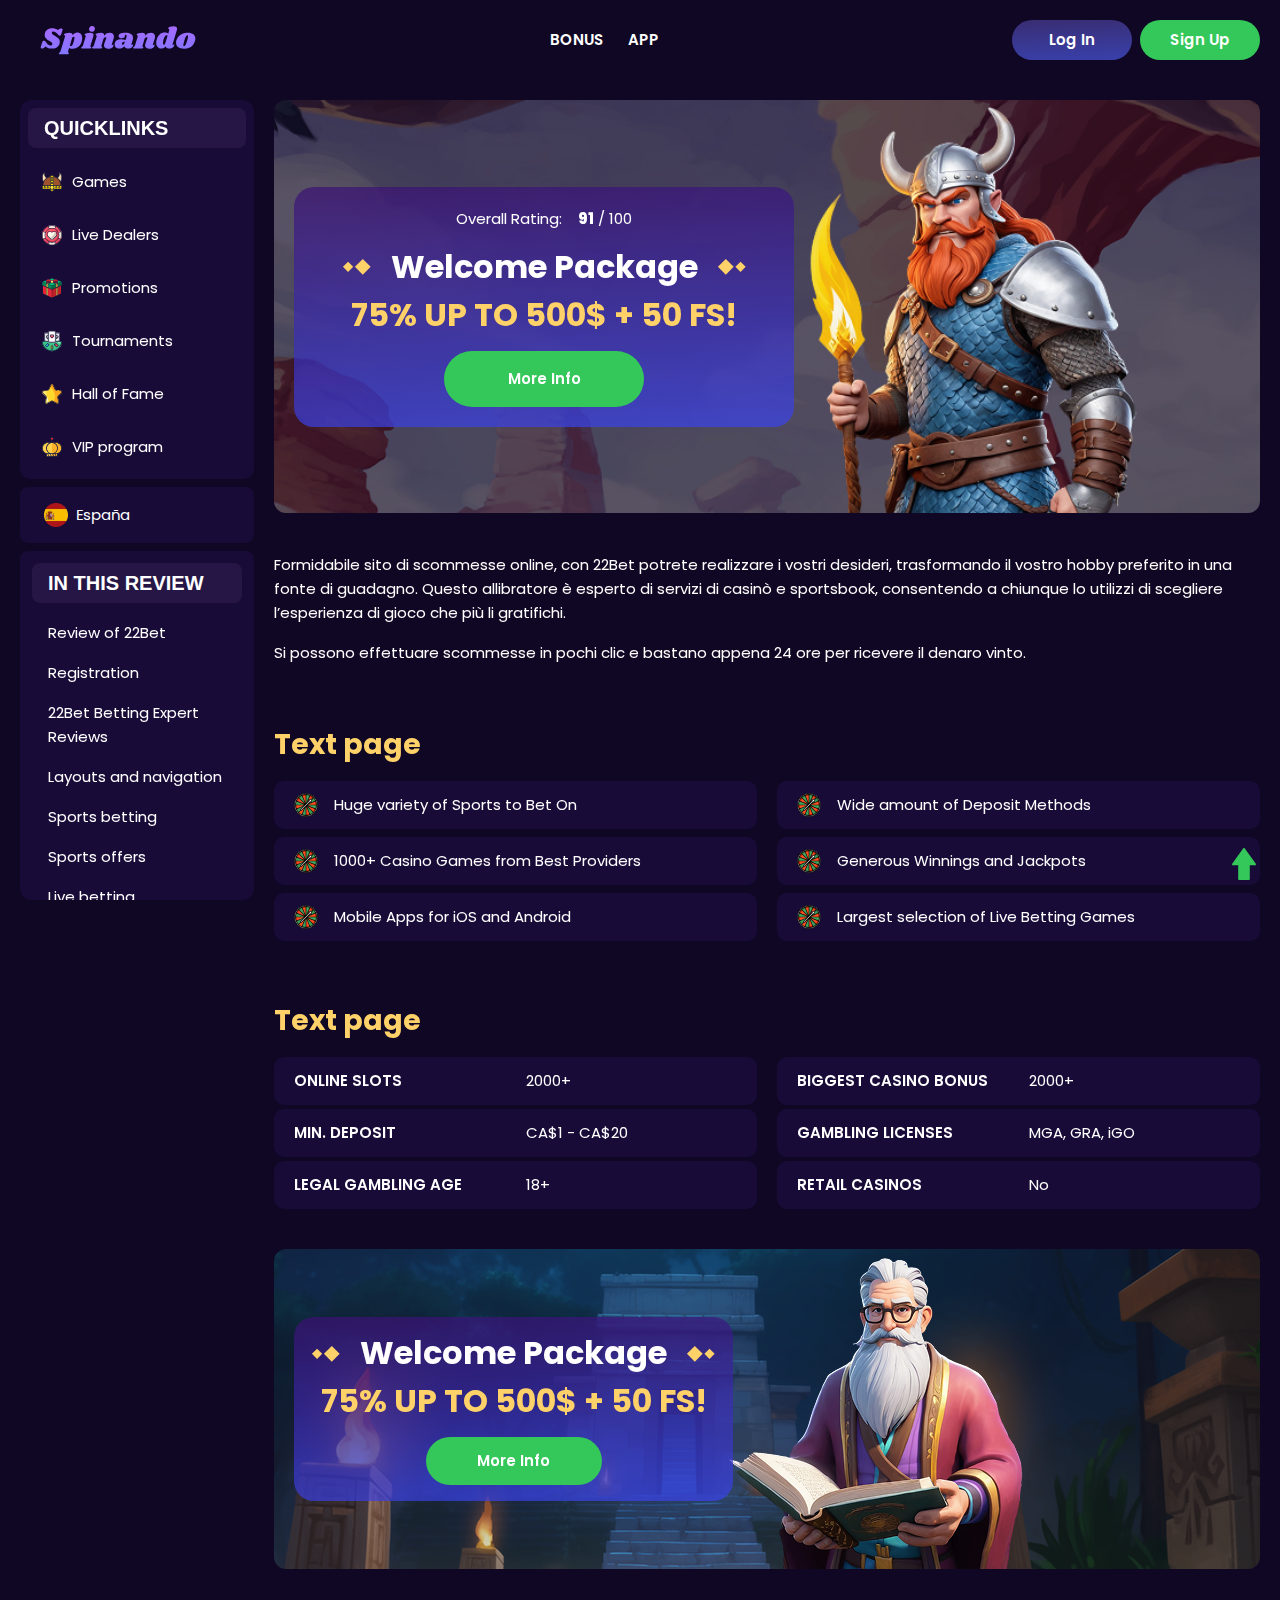
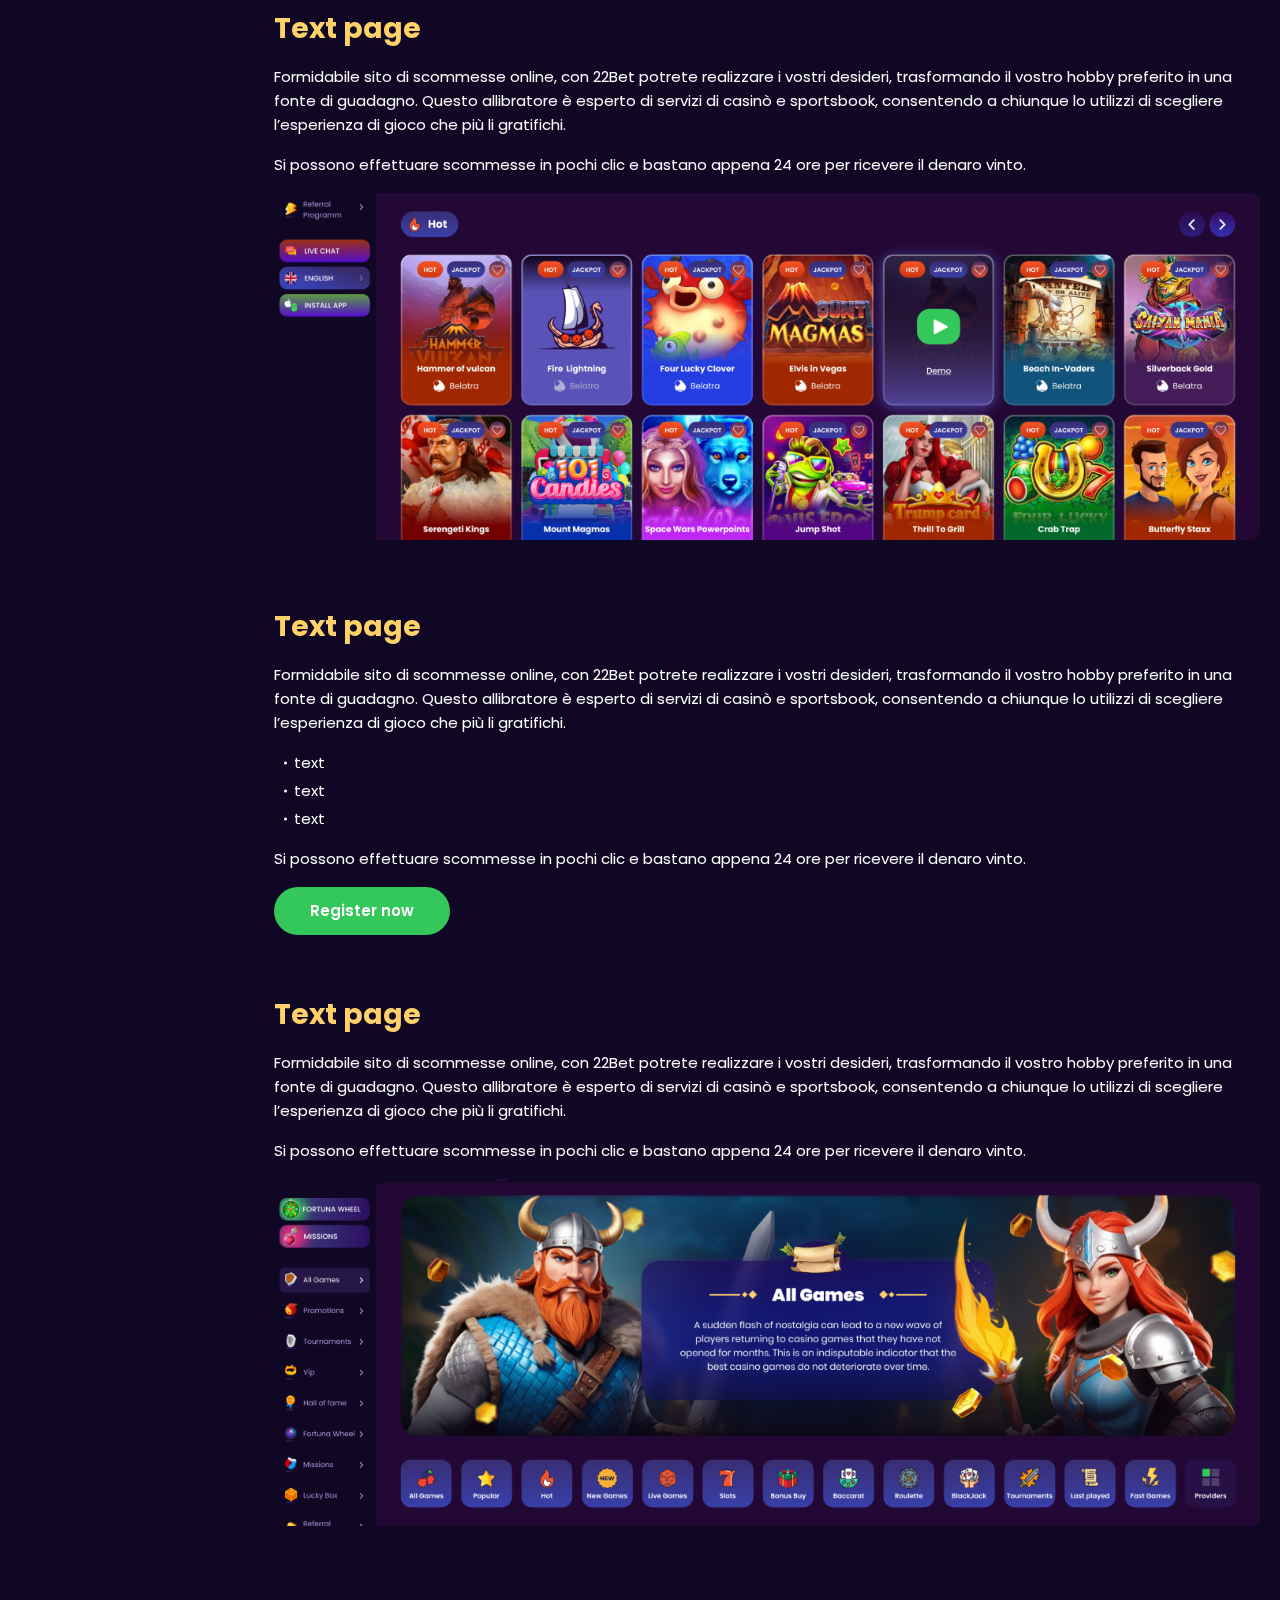
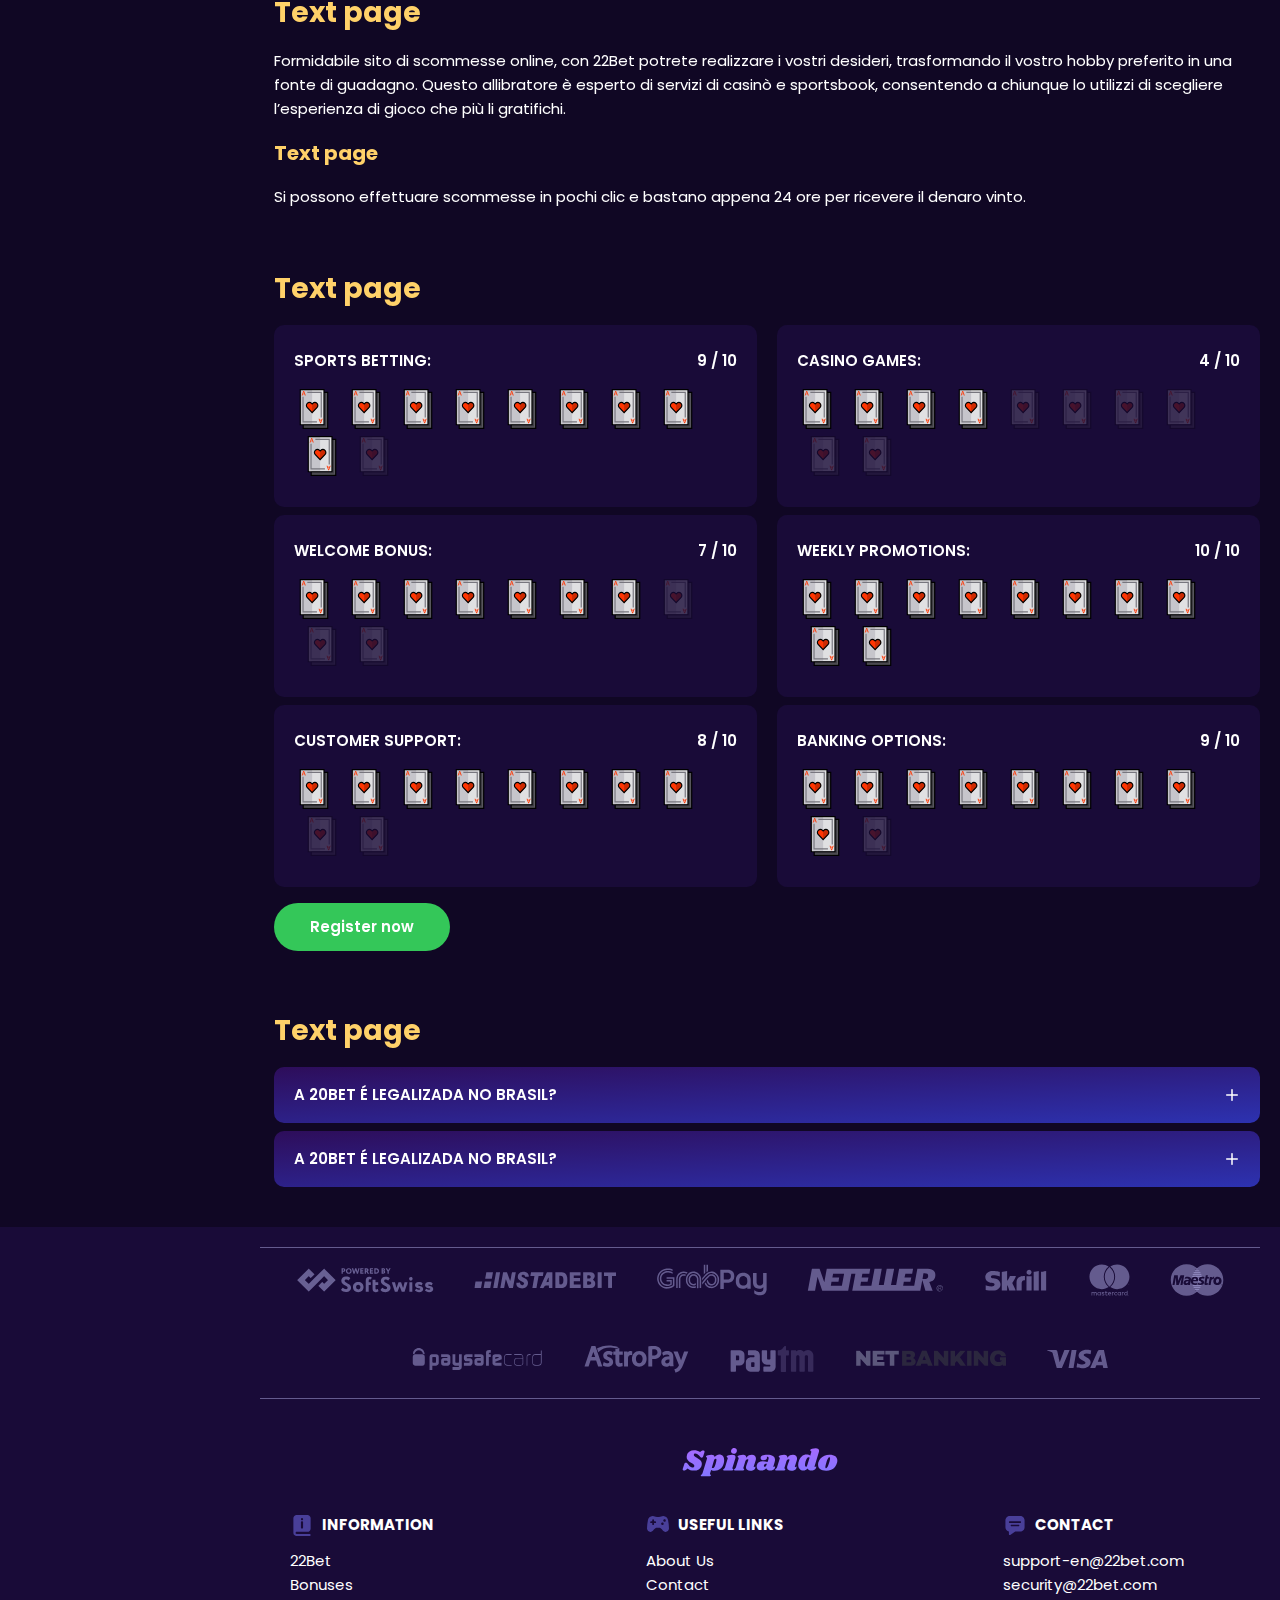
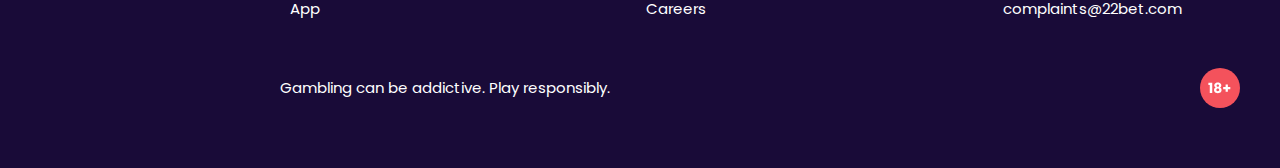
<file: index.html>
<!DOCTYPE html>
<html lang="es">
  <head>
    <meta charset="UTF-8" />
    <meta name="viewport" content="width=device-width, initial-scale=1.0" />
    <title>Welcome Package</title>
    <meta
      name="description"
      content=""
    />
    <meta property="og:site_name" content="Slotsgem Casino" />
    <meta
      property="og:title"
      content="Welcome Package"
    />
    <meta property="og:type" content="website" />
    <meta property="og:url" content="http://spinando-es.com/" />
    <meta property="og:image" content />
    <meta property="og:image:alt" content />
    <meta property="og:locale" content="es" />
    <meta
      property="og:description"
      content=""
    />
    <link rel="preconnect" href="https://fonts.googleapis.com" />
    <link rel="preconnect" href="https://fonts.gstatic.com" crossorigin />
    <link
      href="https://fonts.googleapis.com/css2?family=Poppins:wght@400;500;600;700;900&family=Roboto&family=Roboto+Condensed:ital,wght@0,100..900;1,100..900&display=swap"
      rel="stylesheet"
    />
    <link rel="stylesheet" href="./css/reset.css" />
    <link rel="stylesheet" href="./css/main.css" />
    <link rel="stylesheet" href="./css/media.css" />
    <link rel="icon" href="./images/favicon.ico" type="image/x-icon" />
    
     <script src="https://code.jquery.com/jquery-3.6.1.min.js" integrity="sha256-o88AwQnZB+VDvE9tvIXrMQaPlFFSUTR+nldQm1LuPXQ=" crossorigin="anonymous"></script>
  </head>
  <body>
    <header class="header">
      <section class="content header__content">
        <a href="./index.html" class="logo header__logo"
          ><img src="./images/logo.svg" alt="logo" title=""
        /></a>
        <button class="header__btn-menu">
          <svg
            width="16px"
            height="16px"
            viewBox="0 0 16 16"
            xmlns="http://www.w3.org/2000/svg"
          >
            <rect y="0" width="16" height="3" rx="1.5"></rect>
            <rect y="6.5" width="16" height="3" rx="1.5"></rect>
            <rect y="13" width="16" height="3" rx="1.5"></rect>
          </svg>
        </button>
        <nav class="menu header__menu">
          <ul class="header__menu-list">
            <li><a href="./bonus.html">Bonus</a></li>
            <li><a href="./app.html">App</a></li>
          </ul>
          <div class="header__btn">
            <a
              href="#"
              class="header__button header__button-login header__btn-login"
              >Log in
            </a>
            <a
              href="#"
              class="header__button header__button-signin header__btn-signin"
              >Sign Up</a
            >
          </div>
          <a class="sidebar__country sidebar__country-menu " href="#">
            <span><img src="./images/flag.png" alt="Sweden Flag" title /></span>
            <span>España</span>
          </a>
        </nav>
      
        <a href="#" class="header__button header__button-login">Log in </a>
        <a href="#" class="header__button header__button-signin">Sign Up</a>
        
      </section>
    </header>
 <main class="main">
        <aside class="sidebar-wrapper">
            <section class="content sidebar">
              <nav class="menu sidebar__menu">
                <button class="sidebar__nav-button">
                  Quicklinks
                </button>
                <ul>
                  <li >
                    <a href="#" ><img class="icon-default" src="./images/sidebar/games.svg" alt=" Games"  title/>
                      Games</a>
                    
                  </li>
                  <li >
                    <a href="#" ><img class="icon-default" src="./images/sidebar/live.svg" alt="Live Dealers"  title/>
                      
                     Live Dealers</a>
                  </li>
                  <li >
                    <a href="#" > <img class="icon-default" src="./images/sidebar/promotions.svg"  alt="Promotions"  title/>
                      
                      <span>Promotions</span></a>
                  </li> 
                  <li >
                    <a href="#" > <img class="icon-default" src="./images/sidebar/tournaments.svg"  alt="Promotions"  title/>
                      
                      <span>Tournaments</span></a>
                  </li>    
                 
                  <li >
                    <a href="#" ><img class="icon-default" src="./images/sidebar/hall.svg" alt="Hall of Fame" title>
                     
                      Hall of Fame</a>
                  </li>
                  <li >
                    <a href="" ><img class="icon-default" src="./images/sidebar/vip.svg" alt="vip" title/>
                      VIP program</a>
                  </li>
                  
                </ul>

          
              </nav>
              <a class="sidebar__country" href="#">
                <span><img src="./images/flag.png" alt="Sweden Flag" title /></span>
                <span>España</span>
              </a>
              <div class="sidebar__navigation">
                <button class="sidebar__links-button">
                  In this review
                </button>
                <div class="sidebar__links">
                  <ul class="sidebar__links-list">
                      <li ><a  href="#" title>Review of 22Bet</a></li>
                      <li ><a  href="#" title>Registration</a></li>
                      <li ><a  href="#" title>22Bet Betting Expert Reviews</a></li>
                      <li ><a  href="#" title>Layouts and navigation</a></li>
                      <li ><a  href="#" title>Sports betting</a></li>
                      <li ><a  href="#" title>Sports offers</a></li>
                      <li ><a  href="#" title>Live betting</a></li>
                      <li ><a  href="#" title>Cash out</a></li>
                      <li ><a  href="#" title>Live stream</a></li>
                  </ul>
                </div>
              </div>
            </section>
          </aside>
    
          <section class="content__wrapper">
            <section class="content hero hero__content">
              <div class="background hero__background">
                <img src="./images/main/bg-main.png" alt="hero" title />
              </div>
    
              <div class="hero__data">
                <div
                  class="hero__rating"
                  itemscope
                  itemtype="http://schema.org/Game"
                >
                  <p>Overall Rating:</p>
                  <meta itemprop="name" content="http://spinando-es.com/" />
                  <span
                    itemprop="aggregateRating"
                    itemscope
                    itemtype="http://schema.org/AggregateRating"
                  >
                    <span itemprop="ratingValue"> 91 </span>
                    <span> / </span>
                    <span itemprop="bestRating"> 100 </span>
                    <meta itemprop="reviewCount" content="100" />
                  </span>
                </div>
                <h1 class="title general hero__title">
                  <strong>Welcome Package </strong>75% up to 500$ + 50 FS!
                </h1>
                <a href="#" class="button hero__button">More Info</a>
              </div>
            </section>
            <section class="content page-nav">
              <div class="page-nav-button sidebar__links-button">
                In this review
              </div>
              <ul class="page-nav-list sidebar__links-list">
               
                <li ><a  href="#" title>Review of 22Bet</a></li>
                <li ><a  href="#" title>Registration</a></li>
                <li ><a  href="#" title>22Bet Betting Expert Reviews</a></li>
                <li ><a  href="#" title>Layouts and navigation</a></li>
                <li ><a  href="#" title>Sports betting</a></li>
                <li ><a  href="#" title>Sports offers</a></li>
                <li ><a  href="#" title>Live betting</a></li>
                <li ><a  href="#" title>Cash out</a></li>
                <li ><a  href="#" title>Live stream</a></li>
              </ul>
            </section>
            <section class="content article ">
          
                <p >
                  Formidabile sito di scommesse online, con 22Bet potrete realizzare i
                  vostri desideri, trasformando il vostro hobby preferito in una fonte
                  di guadagno. Questo allibratore è esperto di servizi di casinò e
                  sportsbook, consentendo a chiunque lo utilizzi di scegliere
                  l’esperienza di gioco che più li gratifichi.
                </p>
            
                <p >
                  Si possono effettuare scommesse in pochi clic e bastano appena 24 ore
                  per ricevere il denaro vinto.
                </p>
              </section>
              <section class="content features">
                <h2 class="title high features__title">Text page</h2>
                  <div class="features__list">
                    <div class="features__info">
                    <ul >
                      <li class="features__item">
                              Huge variety of Sports to Bet On
                      </li>
                      <li>
                        1000+ Casino Games from Best Providers
                      </li>
                      <li>
                        Mobile Apps for iOS and Android
                      </li>
                    </ul>
                    </div>
                   <div class="features__info">
                    <ul >
                      <li>
                        Wide amount of Deposit Methods
                      </li>
                      <li>
                        Generous Winnings and Jackpots
                      </li>
                      <li>
                       Largest selection of Live Betting Games
                      </li>
                    </ul>
                   </div>
                  </div>
              </section> 
              <section class="content about">
                <h2 class="title high about__title">Text page</h2>
                <table class="about__table">
                  <tbody class="about__group">
                    
                      <tr>
                      <td>Online slots</td>
                      <td>2000+</td>
                     </tr>
                     
                     <tr>
                      <td>Min. deposit</td>
                      <td>CA$1 - CA$20</td>
                     </tr>
                     <tr>
                      <td>Legal gambling age</td>
                      <td>18+</td>
                    </tr>
                    </div>
                  </tbody>
                  <tbody class="about__group">
                       
                      <tr>
                        <td>Biggest casino bonus</td>
                        <td>2000+</td>
                       </tr>
                      <tr>
                        <td>Gambling licenses</td>
                        <td>MGA, GRA, iGO</td>
                      </tr>
                      <tr>
                        <td>Retail casinos</td>
                        <td>No</td>
                      </tr>
                    </div>
                  </tbody>
                </table>
              </section>  
            
              <section class="content banner">
                <div class="background banner__background">
                  
                  <img src="./images/main/banner-main.png" alt="banner" title />
                </div>
                <div class="banner__info">
                  <h2 class="title high banner__title-main">
                    <strong>Welcome Package </strong>75% up to 500$ + 50 FS!
                  </h2>
                  <a href="#" class="button banner__button">More Info</a>
                </div>
              </section>
              
             <section class=" content article">
                <h2 class="article__title high title">Text page</h2>
                
                <p class="">
                  Formidabile sito di scommesse online, con 22Bet potrete realizzare i
                  vostri desideri, trasformando il vostro hobby preferito in una fonte
                  di guadagno. Questo allibratore è esperto di servizi di casinò e
                  sportsbook, consentendo a chiunque lo utilizzi di scegliere
                  l’esperienza di gioco che più li gratifichi.
                </p>
                
                <p >
                  Si possono effettuare scommesse in pochi clic e bastano appena 24 ore
                  per ricevere il denaro vinto.
                </p>
                <div class="images">
                  <img
                  src="./images/main/image1-main.png"
                  alt="images" title
                  class=""
                  
                />
                </div>
              </section>
              <section class=" content article ">
                <h2 class="article__title high title">Text page</h2>
                <p >
                  Formidabile sito di scommesse online, con 22Bet potrete realizzare i
                  vostri desideri, trasformando il vostro hobby preferito in una fonte
                  di guadagno. Questo allibratore è esperto di servizi di casinò e
                  sportsbook, consentendo a chiunque lo utilizzi di scegliere
                  l’esperienza di gioco che più li gratifichi.
                </p>
                <ul>
                  <li >text</li>
                  <li >text</li>
                  <li >text</li>
                </ul>
                <p >
                  Si possono effettuare scommesse in pochi clic e bastano appena 24 ore
                  per ricevere il denaro vinto.
                </p>
                
                <a href="#" class="button  article__button">Register now</a>
              </section>
              <section class=" content article">
                <h2 class="article__title high title">Text page</h2>
               
                <p class="">
                  Formidabile sito di scommesse online, con 22Bet potrete realizzare i
                  vostri desideri, trasformando il vostro hobby preferito in una fonte
                  di guadagno. Questo allibratore è esperto di servizi di casinò e
                  sportsbook, consentendo a chiunque lo utilizzi di scegliere
                  l’esperienza di gioco che più li gratifichi.
                </p>
                <p >
                  Si possono effettuare scommesse in pochi clic e bastano appena 24 ore
                  per ricevere il denaro vinto.
                </p>
                <div class="images">
                  <img
                  src="./images/main/image2-main.png"
                  alt="images" title
                  class=""
                  
                />
                </div>
              </section>
              <section class=" content article ">
                <h2 class="article__title high title">Text page</h2>
                <p >
                  Formidabile sito di scommesse online, con 22Bet potrete realizzare i
                  vostri desideri, trasformando il vostro hobby preferito in una fonte
                  di guadagno. Questo allibratore è esperto di servizi di casinò e
                  sportsbook, consentendo a chiunque lo utilizzi di scegliere
                  l’esperienza di gioco che più li gratifichi.
                </p>
                
                <h3>Text page</h3>
                
                <p >
                  Si possono effettuare scommesse in pochi clic e bastano appena 24 ore
                  per ricevere il denaro vinto.
                </p>
               
              </section>
             <section class="content ratings ">
                <h2 class="ratings__title title high">
                  Text page
                </h2>
                
          <div class="ratings__content">
            <ul class="ratings__list">
              <li>
                
                <div  class="ratings__info">
                 
                  <span class="ratings__data">
                    <span>9</span>
                    <span>/</span>
                    <span>10</span>
                  </span>
                  <p>Sports betting:</p>
                </div>
                <div class="ratings__img">
                  <img src="./images/main/ratings-icon.svg" alt="ratings" title>
                  <img src="./images/main/ratings-icon.svg" alt="ratings" title>
                  <img src="./images/main/ratings-icon.svg" alt="ratings" title>
                  <img src="./images/main/ratings-icon.svg" alt="ratings" title>
                  <img src="./images/main/ratings-icon.svg" alt="ratings" title>
                  <img src="./images/main/ratings-icon.svg" alt="ratings" title>
                  <img src="./images/main/ratings-icon.svg" alt="ratings" title>
                  <img src="./images/main/ratings-icon.svg" alt="ratings" title>
                  <img src="./images/main/ratings-icon.svg" alt="ratings" title>
                  <img class="ratings-icon-grey" src="./images/main/ratings-icon-grey.svg" alt="ratings" title>
                  
                </div>
              </li>
              <li>
                
                <div class="ratings__info">
                  <span class="ratings__data">
                    <span>7</span>
                    <span>/</span>
                    <span>10</span>
                  </span>
                  <p>Welcome Bonus:
                  </p>

                </div>
                <div class="ratings__img">
                  <img src="./images/main/ratings-icon.svg" alt="ratings" title>
                  <img src="./images/main/ratings-icon.svg" alt="ratings" title>
                  <img src="./images/main/ratings-icon.svg" alt="ratings" title>
                  <img src="./images/main/ratings-icon.svg" alt="ratings" title>
                  <img src="./images/main/ratings-icon.svg" alt="ratings" title>
                <img src="./images/main/ratings-icon.svg" alt="ratings" title>
                <img src="./images/main/ratings-icon.svg" alt="ratings" title>
                  <img class="ratings-icon-grey" src="./images/main/ratings-icon-grey.svg" alt="ratings" title>
                  <img class="ratings-icon-grey" src="./images/main/ratings-icon-grey.svg" alt="ratings" title>
                  <img class="ratings-icon-grey" src="./images/main/ratings-icon-grey.svg" alt="ratings" title>
              
                </div>
              </li>
              <li>
                
                <div class="ratings__info">
                  <span class="ratings__data">
                    <span>8</span>
                    <span>/</span>
                    <span>10</span>
                  </span>
                  <p>Customer support:</p>
                
                </div>
                <div class="ratings__img">
                  <img src="./images/main/ratings-icon.svg" alt="ratings" title>
                  <img src="./images/main/ratings-icon.svg" alt="ratings" title>
                  <img src="./images/main/ratings-icon.svg" alt="ratings" title>
                  <img src="./images/main/ratings-icon.svg" alt="ratings" title>
                  <img src="./images/main/ratings-icon.svg" alt="ratings" title>
                  <img src="./images/main/ratings-icon.svg" alt="ratings" title>
                  <img src="./images/main/ratings-icon.svg" alt="ratings" title>
                  <img src="./images/main/ratings-icon.svg" alt="ratings" title>
                  <img class="ratings-icon-grey" src="./images/main/ratings-icon-grey.svg" alt="ratings" title>
                  <img class="ratings-icon-grey" src="./images/main/ratings-icon-grey.svg" alt="ratings" title>
                  
                </div>  
            </li>
            </ul>
            <ul class="ratings__list">
            <li>
             
              <div class="ratings__info">
                <span class="ratings__data">
                  <span>4</span>
                  <span>/</span>
                  <span>10</span>
                </span>
                <p>Casino games:</p>
              
              </div>
              <div class="ratings__img">
                <img src="./images/main/ratings-icon.svg" alt="ratings" title>
                <img src="./images/main/ratings-icon.svg" alt="ratings" title>
                <img src="./images/main/ratings-icon.svg" alt="ratings" title>
                <img src="./images/main/ratings-icon.svg" alt="ratings" title>
                <img class="ratings-icon-grey" src="./images/main/ratings-icon-grey.svg" alt="ratings" title>
                <img class="ratings-icon-grey" src="./images/main/ratings-icon-grey.svg" alt="ratings" title>
                <img class="ratings-icon-grey" src="./images/main/ratings-icon-grey.svg" alt="ratings" title>
                <img class="ratings-icon-grey" src="./images/main/ratings-icon-grey.svg" alt="ratings" title>
                <img class="ratings-icon-grey" src="./images/main/ratings-icon-grey.svg" alt="ratings" title>
                <img class="ratings-icon-grey" src="./images/main/ratings-icon-grey.svg" alt="ratings" title>
               
              </div>
             
            </li>
              <li>
                
                <div class="ratings__info">
                  <span class="ratings__data">
                    <span>10</span>
                    <span>/</span>
                    <span>10</span>
                  </span>
                  <p>Weekly Promotions:
                  </p> 
                </div>
                <div class="ratings__img">
                  <img src="./images/main/ratings-icon.svg" alt="ratings" title>
                <img src="./images/main/ratings-icon.svg" alt="ratings" title>
                <img src="./images/main/ratings-icon.svg" alt="ratings" title>
                <img src="./images/main/ratings-icon.svg" alt="ratings" title>
                <img src="./images/main/ratings-icon.svg" alt="ratings" title>
                <img src="./images/main/ratings-icon.svg" alt="ratings" title>
                <img src="./images/main/ratings-icon.svg" alt="ratings" title>
                <img src="./images/main/ratings-icon.svg" alt="ratings" title>
                <img src="./images/main/ratings-icon.svg" alt="ratings" title>
                <img src="./images/main/ratings-icon.svg" alt="ratings" title>
                </div>   
              </li>
             

             
            <li>
              
              <div class="ratings__info">
                <span class="ratings__data">
                  <span>9</span>
                  <span>/</span>
                  <span>10</span>
                </span>
                <p>Banking Options:</p>
               
              </div> 
              <div class="ratings__img">
                <img src="./images/main/ratings-icon.svg" alt="ratings" title>
                <img src="./images/main/ratings-icon.svg" alt="ratings" title>
                <img src="./images/main/ratings-icon.svg" alt="ratings" title>
                <img src="./images/main/ratings-icon.svg" alt="ratings" title>
                <img src="./images/main/ratings-icon.svg" alt="ratings" title>
                <img src="./images/main/ratings-icon.svg" alt="ratings" title>
                <img src="./images/main/ratings-icon.svg" alt="ratings" title>
                <img src="./images/main/ratings-icon.svg" alt="ratings" title>
                <img src="./images/main/ratings-icon.svg" alt="ratings" title>
                <img class="ratings-icon-grey" src="./images/main/ratings-icon-grey.svg" alt="ratings" title>
              </div>
            </li> 
          
            </ul>
           
          </div>
            
              <a href="#" class="button ratings__button">Register now</a>
              </section>
               <section class="content faq ">
                <h2 class="title high faq__title ">Text page</h2>
                <ul class="faq__list " itemscope itemtype="https://schema.org/FAQPage">
                  <li class="faq__item"  itemscope itemprop="mainEntity" itemtype="https://schema.org/Question">
                    <h3 class="title medium faq__subtitle js-button-expander"  itemprop="name">A 20Bet é legalizada no Brasil?
                     </h3>
                    <div  class="faq__answer js-expand-content" itemscope  itemprop="acceptedAnswer" itemtype="https://schema.org/Answer">
                      <p  itemprop="text">
                        O pacote especial para novos usuários da 20Bet paga 100% sobre o primeiro depósito, com limite de 600 BRL.
                      </p>
                    </div>
                  </li>
                  <li class="faq__item"  itemscope itemprop="mainEntity" itemtype="https://schema.org/Question">
                    <h3 class="title medium faq__subtitle js-button-expander"  itemprop="name">A 20Bet é legalizada no Brasil?</h3>
                    <div class="faq__answer js-expand-content" itemscope  itemprop="acceptedAnswer" itemtype="https://schema.org/Answer">
                      <p  itemprop="text">
                        O pacote especial para novos usuários da 20Bet paga 100% sobre o primeiro depósito, com limite de 600 BRL.
                      </p>
                    </div>
                  </li> 
                  
                  
                </ul>
              </section> 
              <div class=""  onclick="scrollToTop()">
                <button class="main__arrow" id="scrollToTopBtn"></button>
              </div> 
          </section>
    
    </main> 
    <footer class="footer">
      <section class="content footer__content">
        <ul class="footer__cards">
          <li>
            <a href="#"><img src="./images/softswiss.svg" alt="cards" title /></a>
          </li>
          <li>
            <a href="#"><img src="./images/instadebit.svg" alt="cards" title /></a>
          </li>
          <li>
            <a href="#"
              ><img src="./images/grabpay.svg" alt="cards" title
            /></a>
          </li>
          <li>
            <a href="#"><img src="./images/neteller.svg" alt="cards" title /></a>
          </li>
          <li>
            <a href="#"><img src="./images/scrill.svg" alt="cards" title /></a>
          </li>
          <li>
            <a href="#"><img src="./images/mastercard.svg" alt="cards" title /></a>
          </li>
          <li>
            <a href="#"><img src="./images/maestro.svg" alt="cards" title /></a>
          </li>
          <li>
            <a href="#"><img src="./images/paysafecard.svg" alt="cards" title /></a>
          </li>
          <li>
            <a href="#"><img src="./images/astropay.svg" alt="cards" title /></a>
          </li>
          <li>
            <a href="#"><img src="./images/paytm.svg" alt="cards" title /></a>
          </li>
          <li>
            <a href="#"><img src="./images/netbanking.svg" alt="cards" title /></a>
          </li>
          <li>
            <a href="#"><img src="./images/visa.svg" alt="cards" title /></a>
          </li>
        </ul>
       <div class="footer__wrapper">
        <a href="./index.html" class="logo footer__logo"
        ><img src="./images/logo.svg" alt="logo" title=""
      /></a>
        <ul class="footer__menu">
          <li>
            <div>Information</div>
            <ul class="footer__info">
              <li><a href="#">22Bet
              </a></li>
              <li><a href="#">Bonuses</a></li>
              <li><a href="#">App
              </a></li>
              
            
            </ul>
          </li>
          
          <li>
            <div>Useful Links</div>
            <ul class="footer__info">
              <li><a href="#">About Us</a></li>
              <li><a href="#">Contact</a></li>
              <li><a href="#">Careers</a></li>
            </ul>
          </li>
          <li>
            <div>Contact
            </div>
            <ul class="footer__info">
              <li><a href="mailto:support-en@22bet.com" >support-en@22bet.com</a></li>
              <li><a href="mailto:security@22bet.com">security@22bet.com</a></li>
              <li><a href="mailto:complaints@22bet.com">complaints@22bet.com</a></li>
            </ul>
          </li>
        </ul>
       </div>
       
        <div class="footer__wrapp">
          
          <p>
            Gambling can be addictive. Play responsibly.
          </p>
          <img src="./images/age.svg" alt="age" title />
        </div>
      </section>
    </footer>
    <script src="./js/sidebar.js" defer></script>
    <script src="./js/arrowUp.js" defer></script>
    <script src="./js/expander.js" defer></script>
    <script src="./js/mobile-menu.js" defer></script>
  </body>
</html>
</file>
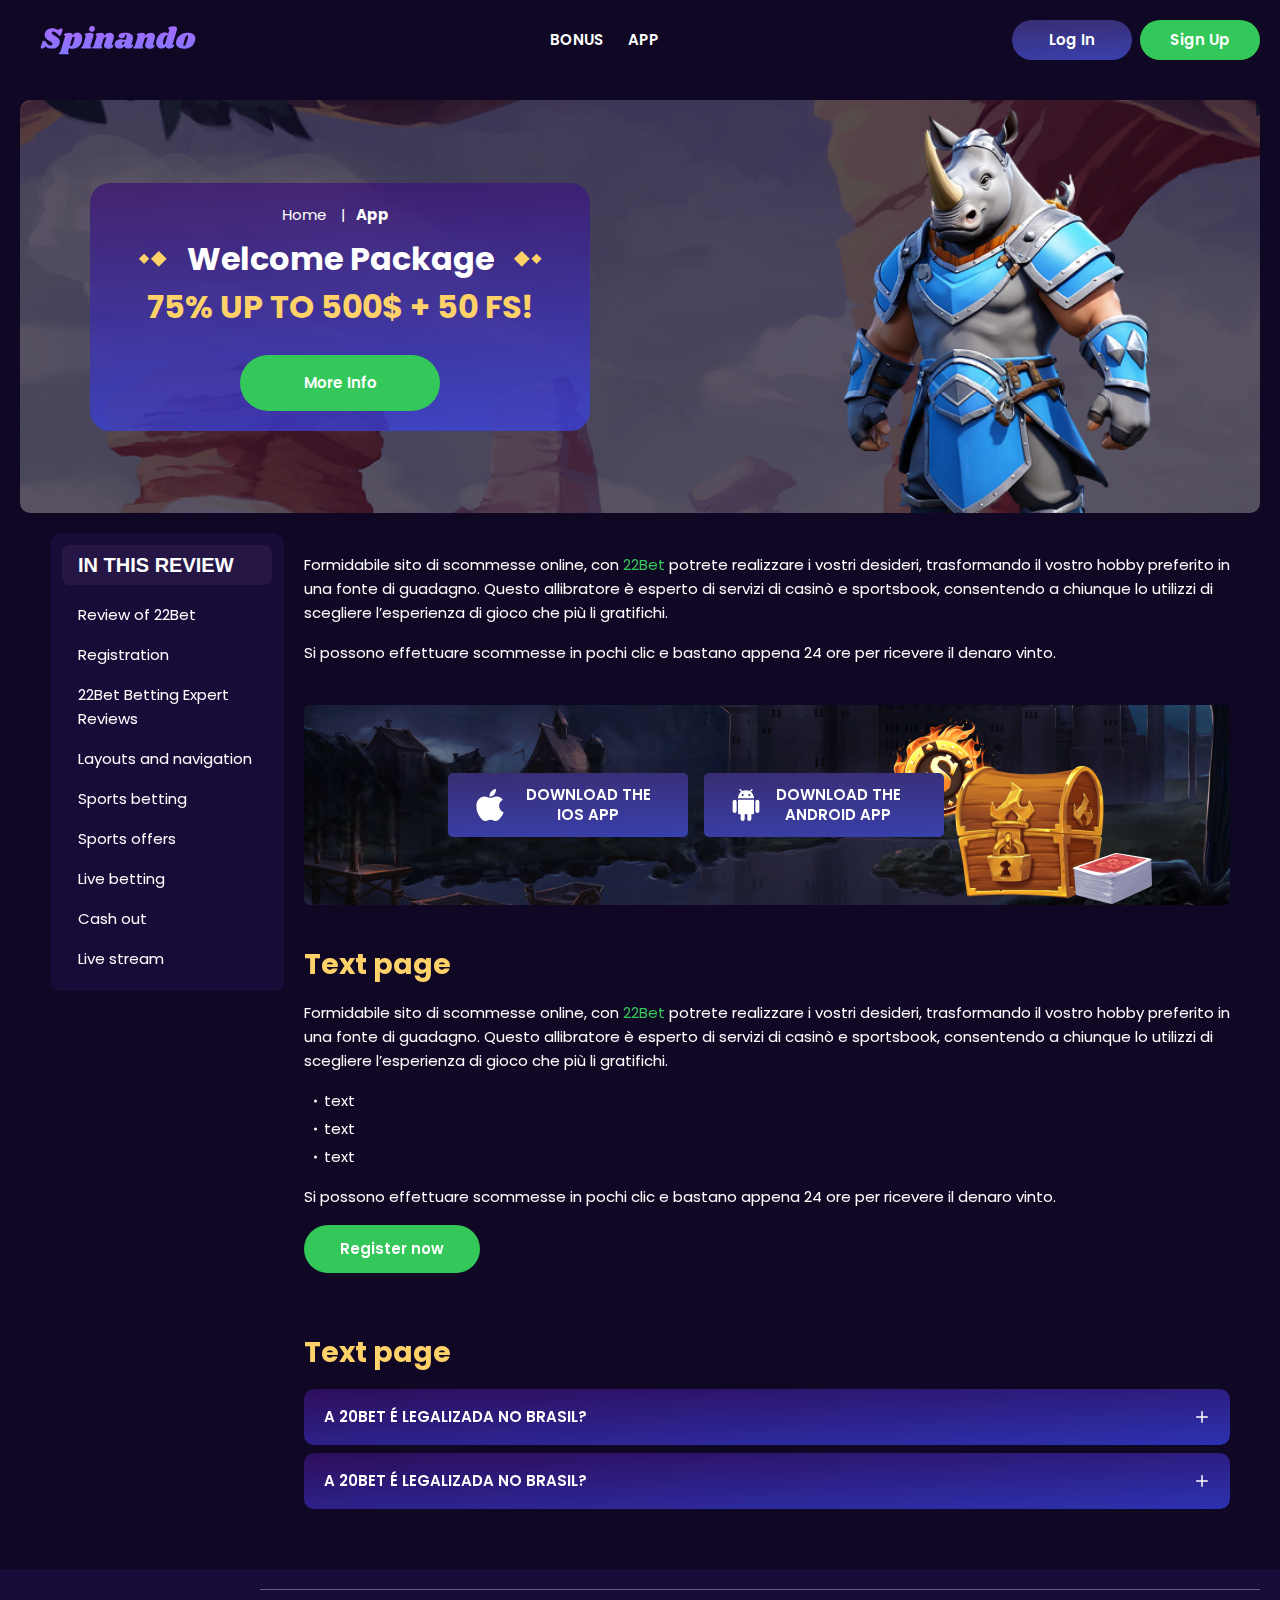
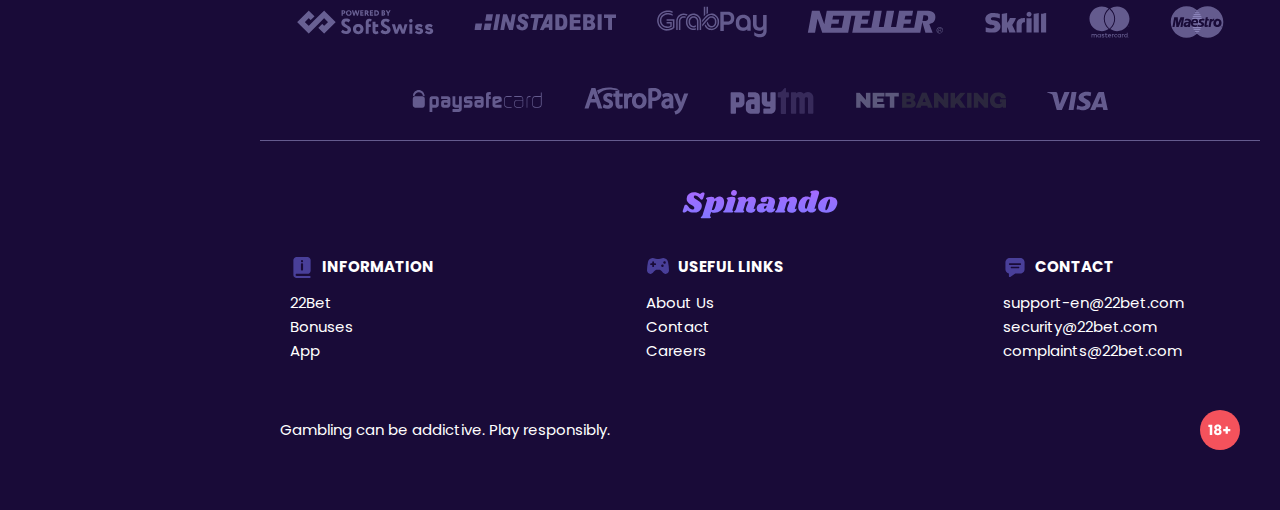
<file: app.html>
<!DOCTYPE html>
<html lang="es">
  <head>
    <meta charset="UTF-8" />
    <meta name="viewport" content="width=device-width, initial-scale=1.0" />
    <title>Welcome Package</title>
    <meta
      name="description"
      content=""
    />
    <meta property="og:site_name" content="Slotsgem Casino" />
    <meta
      property="og:title"
      content="Welcome Package"
    />
    <meta property="og:type" content="website" />
    <meta property="og:url" content="http://spinando-es.com/" />
    <meta property="og:image" content />
    <meta property="og:image:alt" content />
    <meta property="og:locale" content="es" />
    <meta
      property="og:description"
      content=""
    />
    <link rel="preconnect" href="https://fonts.googleapis.com" />
    <link rel="preconnect" href="https://fonts.gstatic.com" crossorigin />
    <link
      href="https://fonts.googleapis.com/css2?family=Poppins:wght@400;500;600;700;900&family=Roboto&family=Roboto+Condensed:ital,wght@0,100..900;1,100..900&display=swap"
      rel="stylesheet"
    />
    <link rel="stylesheet" href="./css/reset.css" />
    <link rel="stylesheet" href="./css/main.css" />
    <link rel="stylesheet" href="./css/media.css" />
    <link rel="icon" href="./images/favicon.ico" type="image/x-icon" />
    <script
      src="https://code.jquery.com/jquery-3.6.1.min.js"
      integrity="sha256-o88AwQnZB+VDvE9tvIXrMQaPlFFSUTR+nldQm1LuPXQ="
      crossorigin="anonymous"
    ></script>
  </head>
  <body>
    <header class="header">
      <section class="content header__content">
        <a href="./index.html" class="logo header__logo"
          ><img src="./images/logo.svg" alt="logo" title=""
        /></a>
        <button class="header__btn-menu">
          <svg
            width="16px"
            height="16px"
            viewBox="0 0 16 16"
            xmlns="http://www.w3.org/2000/svg"
          >
            <rect y="0" width="16" height="3" rx="1.5"></rect>
            <rect y="6.5" width="16" height="3" rx="1.5"></rect>
            <rect y="13" width="16" height="3" rx="1.5"></rect>
          </svg>
        </button>
        <nav class="menu header__menu">
          <ul class="header__menu-list">
            <li><a href="./bonus.html">Bonus</a></li>
            <li><a href="./app.html">App</a></li>
          </ul>
          <div class="header__btn">
            <a
              href="#"
              class="header__button header__button-login header__btn-login"
              >Log in
            </a>
            <a
              href="#"
              class="header__button header__button-signin header__btn-signin"
              >Sign Up</a
            >
          </div>
          <a class="sidebar__country sidebar__country-menu " href="#">
            <span><img src="./images/flag.png" alt="Sweden Flag" title /></span>
            <span>España</span>
          </a>
        </nav>
       
        <a href="#" class="header__button header__button-login">Log in </a>
        <a href="#" class="header__button header__button-signin">Sign Up</a>

        
      </section>
    </header>
    <main class="main main-page">
      <section class=" hero hero__app hero__page">
        <div class="background hero__background">
          <img src="./images/app/bg-app.png" alt="hero" title />
        </div>

        <div class="hero__data hero__data-app">
          <ul
            class="breadcrumbs"
            itemscope
            itemtype="https://schema.org/BreadcrumbList"
          >
            <li
              itemprop="itemListElement"
              itemscope
              itemtype="https://schema.org/ListItem"
            >
              <a href="#" itemprop="item">
                <span itemprop="name">Home</span></a
              >
              <meta itemprop="position" content="1" />
            </li>
            <li
              itemprop="itemListElement"
              itemscope
              itemtype="https://schema.org/ListItem"
            >
              <a href="#" itemprop="item"> <span itemprop="name">App</span></a>
              <meta itemprop="position" content="2" />
            </li>
          </ul>
          <h1 class="title general hero__title">
            <strong>Welcome Package </strong>75% up to 500$ + 50 FS!
          </h1>
          
          <a href="#" class="button hero__button hero__button-app">More Info</a>
        </div>
      </section>
      <section class="main__wrap main__wrap-page">
      <aside class="sidebar-wrapper">
        <section class="content sidebar">
         
          <div class="sidebar__navigation">
          <button class="sidebar__links-button">In this review</button>
          <div class="sidebar__links">
            <ul class="sidebar__links-list">
              <li><a href="#" title>Review of 22Bet</a></li>
              <li><a href="#" title>Registration</a></li>
              <li><a href="#" title>22Bet Betting Expert Reviews</a></li>
              <li><a href="#" title>Layouts and navigation</a></li>
              <li><a href="#" title>Sports betting</a></li>
              <li><a href="#" title>Sports offers</a></li>
              <li><a href="#" title>Live betting</a></li>
              <li><a href="#" title>Cash out</a></li>
              <li><a href="#" title>Live stream</a></li>
            </ul>
          </div>
          </div>
        </section>
      </aside>

      <section class="content__wrapper">
       
        <section class="content page-nav">
          <div class="page-nav-button sidebar__links-button">In this review</div>
          <ul class="page-nav-list sidebar__links-list">
            <li><a href="#" title>Review of 22Bet</a></li>
            <li><a href="#" title>Registration</a></li>
            <li><a href="#" title>22Bet Betting Expert Reviews</a></li>
            <li><a href="#" title>Layouts and navigation</a></li>
            <li><a href="#" title>Sports betting</a></li>
            <li><a href="#" title>Sports offers</a></li>
            <li><a href="#" title>Live betting</a></li>
            <li><a href="#" title>Cash out</a></li>
            <li><a href="#" title>Live stream</a></li>
          </ul>
        </section>
        <section class="content article">
        
          <p>
            Formidabile sito di scommesse online, con
            <a href="#" class="article__link">22Bet</a> potrete realizzare i vostri desideri, trasformando il vostro hobby preferito in una fonte di guadagno. Questo allibratore è esperto di servizi di casinò e sportsbook, consentendo a chiunque lo utilizzi di scegliere l’esperienza di gioco che più li gratifichi.
          </p>
          <p>Si possono effettuare scommesse in pochi clic e bastano appena 24 ore per ricevere il denaro vinto.</p>
        </section>
        <section class="content  banner__app">
          <div class="background banner__background-app">
            <img class="background-app" src="./images/app/banner-app.png" alt="banner" title />
          </div>
          <div class="banner__content banner__content-app">
           
                <a href="#" class="banner__btn banner__btn-android"
                >  DOWNLOAD
                THE IOS APP
                </span></a>
                
              
              <a href="#" class="banner__btn banner__btn-app">
                DOWNLOAD THE android APP</a>
            </div>
        
        </section>
        <section class="content article">
          <h2 class="article__title high title">
            Text page
          </h2>
          <p>
            Formidabile sito di scommesse online, con <a href="#" class="article__link">22Bet</a> potrete realizzare i vostri desideri, trasformando il vostro hobby preferito in una fonte di guadagno. Questo allibratore è esperto di servizi di casinò e sportsbook, consentendo a chiunque lo utilizzi di scegliere l’esperienza di gioco che più li gratifichi.
          </p>
          
          <ul >
            <li >text</li>
                  <li >text</li>
                  <li >text</li>
          </ul>
          <p>Si possono effettuare scommesse in pochi clic e bastano appena 24 ore per ricevere il denaro vinto.</p>
          
          <a href="#" class="button article__button">Register now</a>
        </section>
        <section class="content faq">
          <h2 class="title high faq__title">Text page</h2>
          <ul class="faq__list " itemscope itemtype="https://schema.org/FAQPage">
            <li class="faq__item"  itemscope itemprop="mainEntity" itemtype="https://schema.org/Question">
              <h3 class="title medium faq__subtitle js-button-expander"  itemprop="name">A 20Bet é legalizada no Brasil?
               </h3>
              <div  class="faq__answer js-expand-content" itemscope  itemprop="acceptedAnswer" itemtype="https://schema.org/Answer">
                <p  itemprop="text">
                  O pacote especial para novos usuários da 20Bet paga 100% sobre o primeiro depósito, com limite de 600 BRL.
                </p>
              </div>
            </li>
            <li class="faq__item"  itemscope itemprop="mainEntity" itemtype="https://schema.org/Question">
              <h3 class="title medium faq__subtitle js-button-expander"  itemprop="name">A 20Bet é legalizada no Brasil?</h3>
              <div class="faq__answer js-expand-content" itemscope  itemprop="acceptedAnswer" itemtype="https://schema.org/Answer">
                <p  itemprop="text">
                  O pacote especial para novos usuários da 20Bet paga 100% sobre o primeiro depósito, com limite de 600 BRL.
                </p>
              </div>
            </li> 
            
            
          </ul>
        </section>
      </section>
      </section>
    </main>
    <footer class="footer">
      <section class="content footer__content">
        <ul class="footer__cards">
          <li>
            <a href="#"><img src="./images/softswiss.svg" alt="cards" title /></a>
          </li>
          <li>
            <a href="#"><img src="./images/instadebit.svg" alt="cards" title /></a>
          </li>
          <li>
            <a href="#"
              ><img src="./images/grabpay.svg" alt="cards" title
            /></a>
          </li>
          <li>
            <a href="#"><img src="./images/neteller.svg" alt="cards" title /></a>
          </li>
          <li>
            <a href="#"><img src="./images/scrill.svg" alt="cards" title /></a>
          </li>
          <li>
            <a href="#"><img src="./images/mastercard.svg" alt="cards" title /></a>
          </li>
          <li>
            <a href="#"><img src="./images/maestro.svg" alt="cards" title /></a>
          </li>
          <li>
            <a href="#"><img src="./images/paysafecard.svg" alt="cards" title /></a>
          </li>
          <li>
            <a href="#"><img src="./images/astropay.svg" alt="cards" title /></a>
          </li>
          <li>
            <a href="#"><img src="./images/paytm.svg" alt="cards" title /></a>
          </li>
          <li>
            <a href="#"><img src="./images/netbanking.svg" alt="cards" title /></a>
          </li>
          <li>
            <a href="#"><img src="./images/visa.svg" alt="cards" title /></a>
          </li>
        </ul>
       <div class="footer__wrapper">
        <a href="./index.html" class="logo footer__logo"
        ><img src="./images/logo.svg" alt="logo" title=""
      /></a>
        <ul class="footer__menu">
          <li>
            <div>Information</div>
            <ul class="footer__info">
              <li><a href="#">22Bet
              </a></li>
              <li><a href="#">Bonuses</a></li>
              <li><a href="#">App
              </a></li>
              
            
            </ul>
          </li>
          
          <li>
            <div>Useful Links</div>
            <ul class="footer__info">
              <li><a href="#">About Us</a></li>
              <li><a href="#">Contact</a></li>
              <li><a href="#">Careers</a></li>
            </ul>
          </li>
          <li>
            <div>Contact
            </div>
            <ul class="footer__info">
              <li><a href="mailto:support-en@22bet.com" >support-en@22bet.com</a></li>
              <li><a href="mailto:security@22bet.com">security@22bet.com</a></li>
              <li><a href="mailto:complaints@22bet.com">complaints@22bet.com</a></li>
            </ul>
          </li>
        </ul>
       </div>
       
        <div class="footer__wrapp">
          
          <p>
            Gambling can be addictive. Play responsibly.
          </p>
          <img src="./images/age.svg" alt="age" title />
        </div>
      </section>
    </footer>
    <script src="./js/sidebar.js" defer></script>
    <script src="./js/expander.js" defer></script>
    <script src="./js/mobile-menu.js" defer></script>
  </body>
</html>
</file>
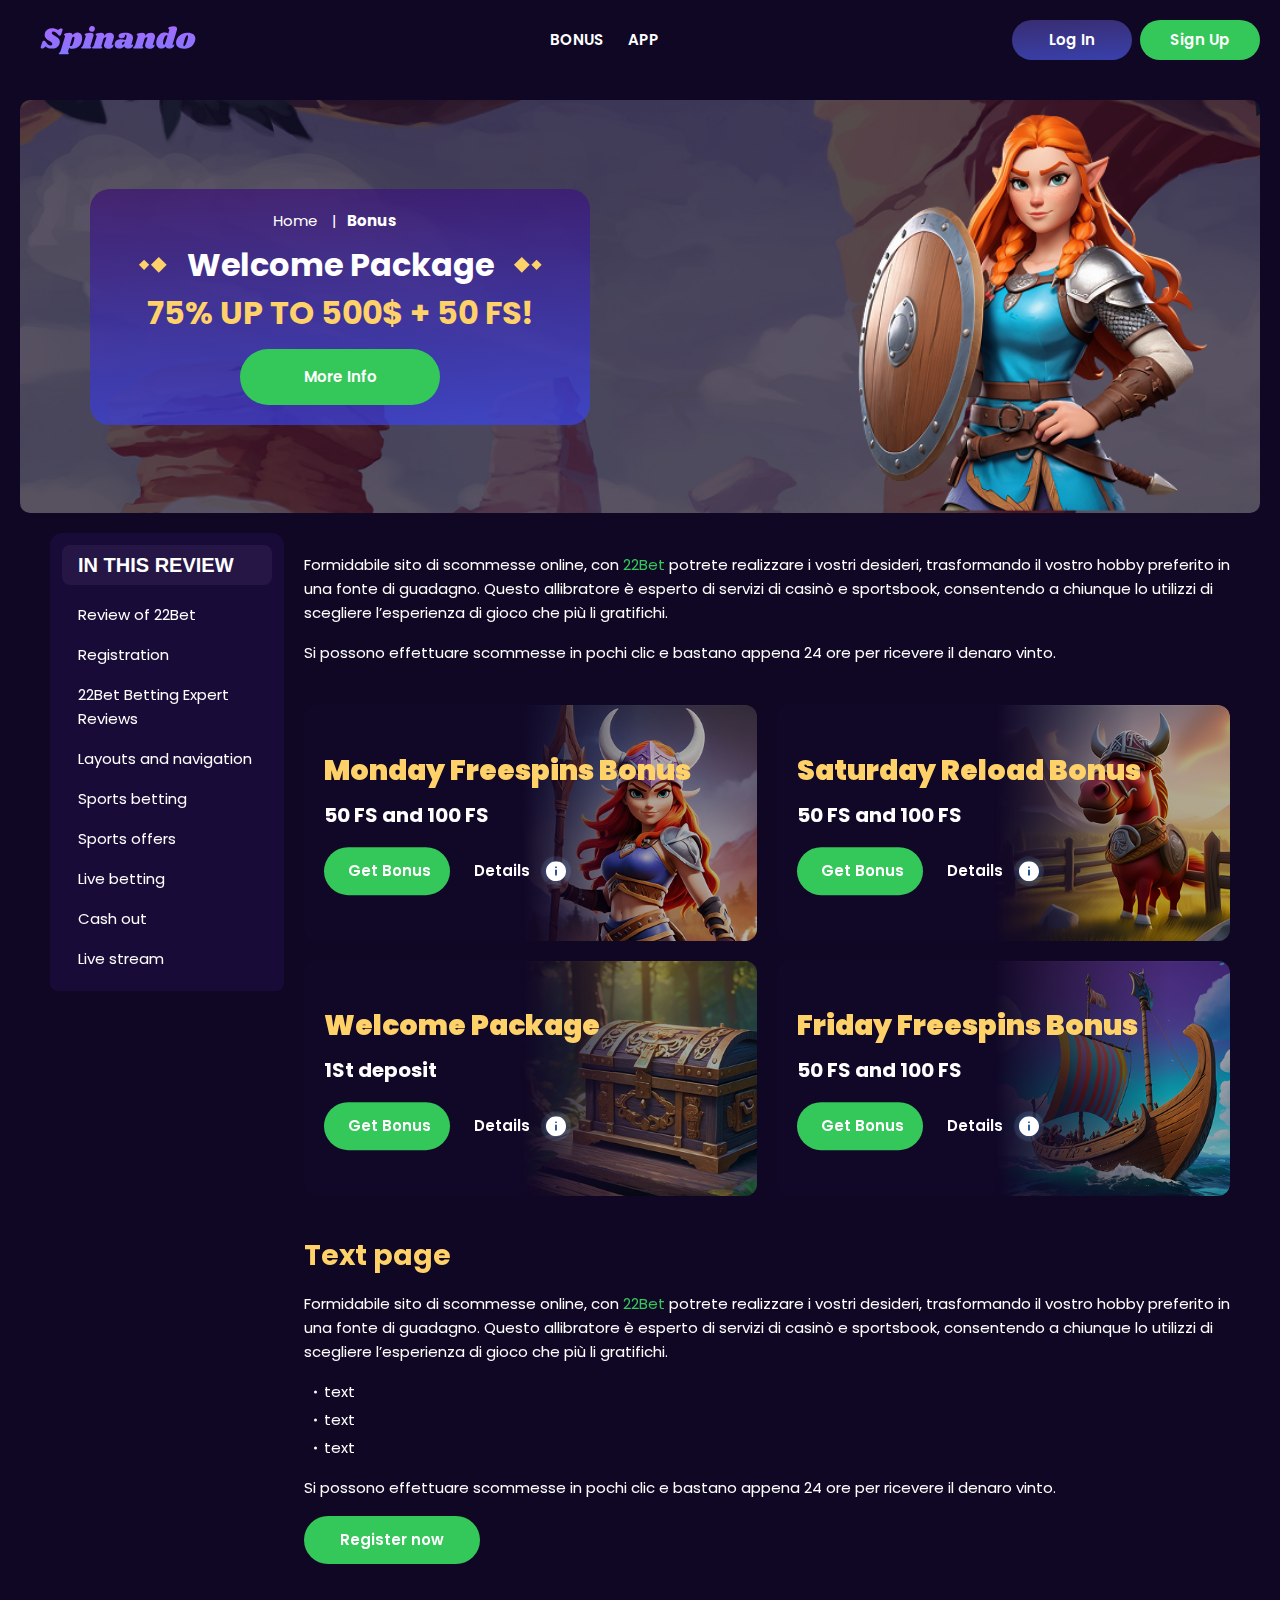
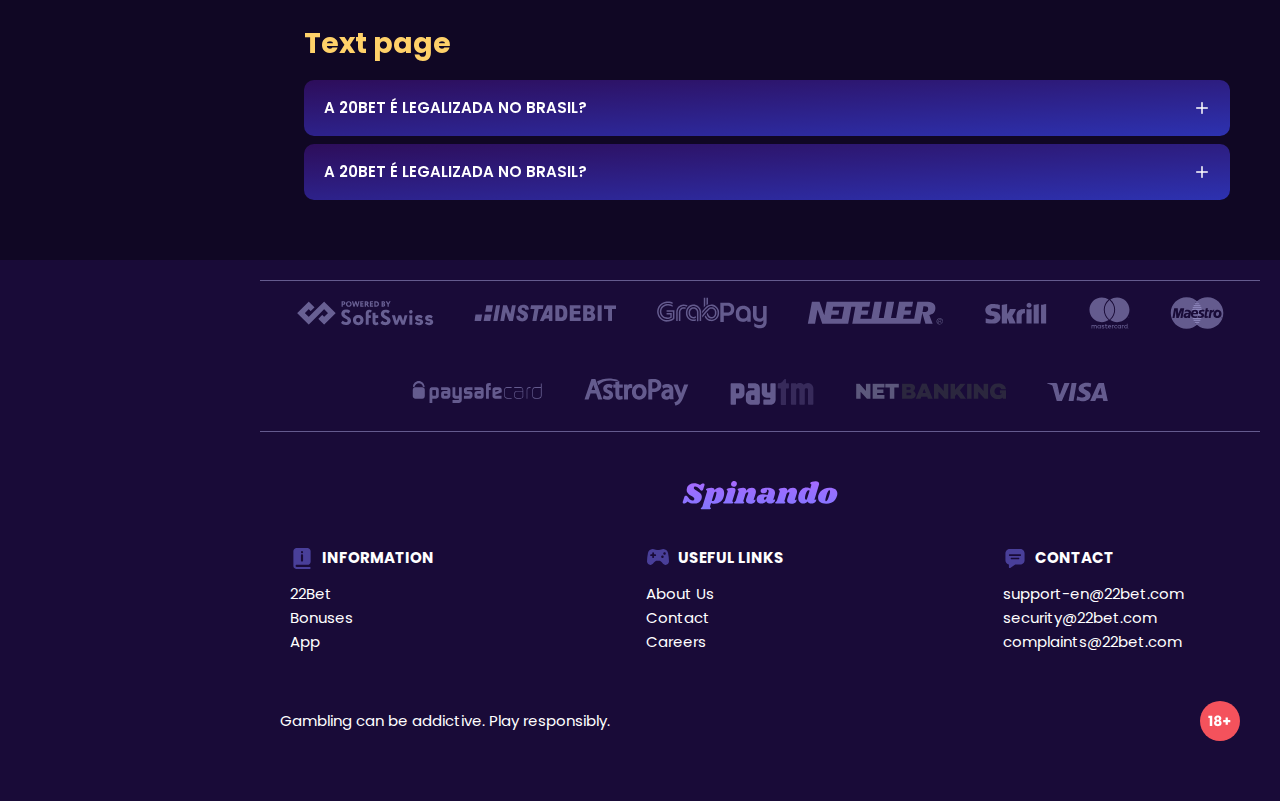
<file: bonus.html>
<!DOCTYPE html>
<html lang="es">
  <head>
    <meta charset="UTF-8" />
    <meta name="viewport" content="width=device-width, initial-scale=1.0" />
    <title>Welcome Package</title>
    <meta
      name="description"
      content=""
    />
    <meta property="og:site_name" content="Slotsgem Casino" />
    <meta
      property="og:title"
      content="Welcome Package"
    />
    <meta property="og:type" content="website" />
    <meta property="og:url" content="http://spinando-es.com/" />
    <meta property="og:image" content />
    <meta property="og:image:alt" content />
    <meta property="og:locale" content="es" />
    <meta
      property="og:description"
      content="l"
    />
    <link rel="preconnect" href="https://fonts.googleapis.com" />
    <link rel="preconnect" href="https://fonts.gstatic.com" crossorigin />
    <link
      href="https://fonts.googleapis.com/css2?family=Poppins:wght@400;500;600;700;900&family=Roboto&family=Roboto+Condensed:ital,wght@0,100..900;1,100..900&display=swap"
      rel="stylesheet"
    />
    <link rel="stylesheet" href="./css/reset.css" />
    <link rel="stylesheet" href="./css/main.css" />
    <link rel="stylesheet" href="./css/media.css" />
    <link rel="icon" href="./images/favicon.ico" type="image/x-icon" />
    <script
      src="https://code.jquery.com/jquery-3.6.1.min.js"
      integrity="sha256-o88AwQnZB+VDvE9tvIXrMQaPlFFSUTR+nldQm1LuPXQ="
      crossorigin="anonymous"
    ></script>
  </head>
  <body>
    <header class="header">
      <section class="content header__content">
        <a href="./index.html" class="logo header__logo"
          ><img src="./images/logo.svg" alt="logo" title=""
        /></a>
        <button class="header__btn-menu">
          <svg
            width="16px"
            height="16px"
            viewBox="0 0 16 16"
            xmlns="http://www.w3.org/2000/svg"
          >
            <rect y="0" width="16" height="3" rx="1.5"></rect>
            <rect y="6.5" width="16" height="3" rx="1.5"></rect>
            <rect y="13" width="16" height="3" rx="1.5"></rect>
          </svg>
        </button>
        <nav class="menu header__menu">
          <ul class="header__menu-list">
            <li><a href="./bonus.html">Bonus</a></li>
            <li><a href="./app.html">App</a></li>
          </ul>
          <div class="header__btn">
            <a
              href="#"
              class="header__button header__button-login header__btn-login"
              >Log in
            </a>
            <a
              href="#"
              class="header__button header__button-signin header__btn-signin"
              >Sign Up</a
            >
          </div>
          <a class="sidebar__country sidebar__country-menu " href="#">
            <span><img src="./images/flag.png" alt="Sweden Flag" title /></span>
            <span>España</span>
          </a>
        </nav>
       
        <a href="#" class="header__button header__button-login">Log in </a>
        <a href="#" class="header__button header__button-signin">Sign Up</a>

       
      </section>
    </header>
    <main class="main main-page">
      <section class=" hero hero__bonus hero__page">
        <div class="background hero__background hero__background-page" >
          <img src="./images/bonus/bg-bonus.png" alt="hero" title />
        </div>

        <div class="hero__data hero__data-bonus">
          <ul
            class="breadcrumbs"
            itemscope
            itemtype="https://schema.org/BreadcrumbList"
          >
            <li
              itemprop="itemListElement"
              itemscope
              itemtype="https://schema.org/ListItem"
            >
              <a href="#" itemprop="item">
                <span itemprop="name">Home</span></a
              >
              <meta itemprop="position" content="1" />
            </li>
            <li
              itemprop="itemListElement"
              itemscope
              itemtype="https://schema.org/ListItem"
            >
              <a href="#" itemprop="item"> <span itemprop="name">Bonus</span></a>
              <meta itemprop="position" content="2" />
            </li>
          </ul>
          <h1 class="title general hero__title">
            <strong>Welcome Package </strong>75% up to 500$ + 50 FS!
          </h1>
          
          <a href="#" class="button hero__button hero__button-bonus">More Info</a>
        </div>
      </section>
      <section class="main__wrap main__wrap-page">
      <aside class="sidebar-wrapper">
        <section class="content sidebar">
          
          <div class="sidebar__navigation">
          <button class="sidebar__links-button">In this review</button>
          <div class="sidebar__links">
            <ul class="sidebar__links-list">
              <li><a href="#" title>Review of 22Bet</a></li>
              <li><a href="#" title>Registration</a></li>
              <li><a href="#" title>22Bet Betting Expert Reviews</a></li>
              <li><a href="#" title>Layouts and navigation</a></li>
              <li><a href="#" title>Sports betting</a></li>
              <li><a href="#" title>Sports offers</a></li>
              <li><a href="#" title>Live betting</a></li>
              <li><a href="#" title>Cash out</a></li>
              <li><a href="#" title>Live stream</a></li>
            </ul>
          </div>
        </div>
        </section>
      </aside>

      <section class="content__wrapper">
        
        <section class="content page-nav">
          <div class="page-nav-button sidebar__links-button">In this review</div>
          <ul class="page-nav-list sidebar__links-list">
            <li><a href="#" title>Review of 22Bet</a></li>
            <li><a href="#" title>Registration</a></li>
            <li><a href="#" title>22Bet Betting Expert Reviews</a></li>
            <li><a href="#" title>Layouts and navigation</a></li>
            <li><a href="#" title>Sports betting</a></li>
            <li><a href="#" title>Sports offers</a></li>
            <li><a href="#" title>Live betting</a></li>
            <li><a href="#" title>Cash out</a></li>
            <li><a href="#" title>Live stream</a></li>
          </ul>
        </section>
        <section class="content article">
         
          <p>
            Formidabile sito di scommesse online, con
            <a href="#" class="article__link">22Bet</a> potrete realizzare i vostri desideri, trasformando il vostro hobby preferito in una fonte di guadagno. Questo allibratore è esperto di servizi di casinò e sportsbook, consentendo a chiunque lo utilizzi di scegliere l’esperienza di gioco che più li gratifichi.
          </p>
          <p>Si possono effettuare scommesse in pochi clic e bastano appena 24 ore per ricevere il denaro vinto.</p>
        </section>

        <section class="content bonuses">
          <ul class="bonuses__list">
            <li class="bonuses__item">
              <div class="bonuses__img">
                <img src="./images/bonus/banner-bonus1.png" alt="" title="" />
              </div>
              <div class="bonuses__desc">
                <h2 class="title high bonuses__title">
                 <strong> Monday
                  Freespins Bonus</strong>
                  50 FS and 100 FS
                </h2>
                
                <div class="bonuses__buttons">
                  <a href="#" class="button bonuses__button bonuses__button-first">Get Bonus</a>
                  <a href="#" class="button bonuses__button bonuses__button-last">Details</a>
                  
                </div>
                
              </div>
            </li>
            <li class="bonuses__item">
              <div class="bonuses__img">
                <img src="./images/bonus/banner-bonus2.png" alt="" title="" />
              </div>
              <div class="bonuses__desc">
                <h2 class="title high bonuses__title">
                  <strong>Saturday
                    Reload Bonus</strong>
                    50 FS and 100 FS
                 </h2>
                 
                 <div class="bonuses__buttons">
                   <a href="#" class="button bonuses__button ">Get Bonus</a>
                   <a href="#" class="button bonuses__button ">Details</a>
                   
                 </div>
                
              </div>
            </li>
            <li class="bonuses__item">
              <div class="bonuses__img">
                <img src="./images/bonus/banner-bonus3.png" alt="" title="" />
              </div>
              <div class="bonuses__desc">
                <h2 class="title high bonuses__title">
                  <strong> Welcome Package</strong>
                  1St deposit
                 </h2>
                 
                 <div class="bonuses__buttons">
                   <a href="#" class="button bonuses__button">Get Bonus</a>
                   <a href="#" class="button bonuses__button">Details</a>
                   
                 </div>
                
              </div>
            </li>
            <li class="bonuses__item">
              <div class="bonuses__img">
                <img src="./images/bonus/banner-bonus4.png" alt="" title="" />
              </div>
              <div class="bonuses__desc">
                <h2 class="title high bonuses__title">
                  <strong> Friday
                    Freespins Bonus</strong>
                    50 FS and 100 FS
                 </h2>
                 
                 <div class="bonuses__buttons">
                   <a href="#" class="button bonuses__button">Get Bonus</a>
                   <a href="#" class="button bonuses__button">Details</a>
                   
                 </div>
                
              </div>
            </li>
          </ul>
        </section>
       
        <section class="content article">
          <h2 class="article__title high title">
            Text page
          </h2>
          <p>
            Formidabile sito di scommesse online, con  <a href="#" class="article__link">22Bet</a> potrete realizzare i vostri desideri, trasformando il vostro hobby preferito in una fonte di guadagno. Questo allibratore è esperto di servizi di casinò e sportsbook, consentendo a chiunque lo utilizzi di scegliere l’esperienza di gioco che più li gratifichi.
          </p>
          
          <ul >
            <li >text</li>
                  <li >text</li>
                  <li >text</li>
          </ul>
          <p>Si possono effettuare scommesse in pochi clic e bastano appena 24 ore per ricevere il denaro vinto.</p>
         
          <a href="#" class="button article__button article__button-page ">Register now</a>
        </section>
        <section class="content faq">
          <h2 class="title high faq__title">Text page</h2>
          <ul class="faq__list " itemscope itemtype="https://schema.org/FAQPage">
            <li class="faq__item"  itemscope itemprop="mainEntity" itemtype="https://schema.org/Question">
              <h3 class="title medium faq__subtitle js-button-expander"  itemprop="name">A 20Bet é legalizada no Brasil?
               </h3>
              <div  class="faq__answer js-expand-content" itemscope  itemprop="acceptedAnswer" itemtype="https://schema.org/Answer">
                <p  itemprop="text">
                  O pacote especial para novos usuários da 20Bet paga 100% sobre o primeiro depósito, com limite de 600 BRL.
                </p>
              </div>
            </li>
            <li class="faq__item"  itemscope itemprop="mainEntity" itemtype="https://schema.org/Question">
              <h3 class="title medium faq__subtitle js-button-expander"  itemprop="name">A 20Bet é legalizada no Brasil?</h3>
              <div class="faq__answer js-expand-content" itemscope  itemprop="acceptedAnswer" itemtype="https://schema.org/Answer">
                <p  itemprop="text">
                  O pacote especial para novos usuários da 20Bet paga 100% sobre o primeiro depósito, com limite de 600 BRL.
                </p>
              </div>
            </li> 
            
            
          </ul>
        </section>
      </section>
    </section>
    </main>
    <footer class="footer">
      <section class="content footer__content">
        <ul class="footer__cards">
          <li>
            <a href="#"><img src="./images/softswiss.svg" alt="cards" title /></a>
          </li>
          <li>
            <a href="#"><img src="./images/instadebit.svg" alt="cards" title /></a>
          </li>
          <li>
            <a href="#"
              ><img src="./images/grabpay.svg" alt="cards" title
            /></a>
          </li>
          <li>
            <a href="#"><img src="./images/neteller.svg" alt="cards" title /></a>
          </li>
          <li>
            <a href="#"><img src="./images/scrill.svg" alt="cards" title /></a>
          </li>
          <li>
            <a href="#"><img src="./images/mastercard.svg" alt="cards" title /></a>
          </li>
          <li>
            <a href="#"><img src="./images/maestro.svg" alt="cards" title /></a>
          </li>
          <li>
            <a href="#"><img src="./images/paysafecard.svg" alt="cards" title /></a>
          </li>
          <li>
            <a href="#"><img src="./images/astropay.svg" alt="cards" title /></a>
          </li>
          <li>
            <a href="#"><img src="./images/paytm.svg" alt="cards" title /></a>
          </li>
          <li>
            <a href="#"><img src="./images/netbanking.svg" alt="cards" title /></a>
          </li>
          <li>
            <a href="#"><img src="./images/visa.svg" alt="cards" title /></a>
          </li>
        </ul>
       <div class="footer__wrapper">
        <a href="./index.html" class="logo footer__logo"
        ><img src="./images/logo.svg" alt="logo" title=""
      /></a>
        <ul class="footer__menu">
          <li>
            <div>Information</div>
            <ul class="footer__info">
              <li><a href="#">22Bet
              </a></li>
              <li><a href="#">Bonuses</a></li>
              <li><a href="#">App
              </a></li>
              
            
            </ul>
          </li>
          
          <li>
            <div>Useful Links</div>
            <ul class="footer__info">
              <li><a href="#">About Us</a></li>
              <li><a href="#">Contact</a></li>
              <li><a href="#">Careers</a></li>
            </ul>
          </li>
          <li>
            <div>Contact
            </div>
            <ul class="footer__info">
              <li><a href="mailto:support-en@22bet.com" >support-en@22bet.com</a></li>
              <li><a href="mailto:security@22bet.com">security@22bet.com</a></li>
              <li><a href="mailto:complaints@22bet.com">complaints@22bet.com</a></li>
            </ul>
          </li>
        </ul>
       </div>
       
        <div class="footer__wrapp">
          
          <p>
            Gambling can be addictive. Play responsibly.
          </p>
          <img src="./images/age.svg" alt="age" title />
        </div>
      </section>
    </footer>
    <script src="./js/sidebar.js" defer></script>
    <script src="./js/expander.js" defer></script>
    <script src="./js/mobile-menu.js" defer></script>
  </body>
</html>
</file>
<file: css/main.css>
html {
  scroll-behavior: smooth;
  text-size-adjust: 100%;
  box-sizing: border-box;
  
}

body {
  display: block;
  position: relative;
  width: 100%;
  font-family: 'Poppins', sans-serif;
  font-size: 15px;
  font-weight: 400;
  line-height: 24px;
  text-align: left;
  color: #FFFFFF;
  background: #100724;
  overflow-x: hidden;
}

.content {
  display: block;
  position: relative;
  width: 100%;
  max-width: 1250px;
  max-width: 1400px;
  overflow: hidden;
  border-radius: 12px;
  padding: 20px 0;
  margin: 0 auto 20px auto;
}

h1,
h2,
h3,
h4,
.title {
  display: block;
  position: relative;
  font-size: 32px;
  font-weight: 700;
  line-height: 40px;
  text-align: center;
  color:#FFFFFF;
}

h2,
.title.high {
  display: flex;
  justify-content:left;
  align-items: center;
  font-size: 28px;
  line-height: 40px;
  font-weight: 700;
  color:#FFD169;
  text-align: left;
  
  margin-bottom: 16px;
}

h3,
title.medium {
  font-size: 20px;
  font-weight: 700;
  line-height: 32px;
  text-align:left;
  color: #FFD169;
}
h4,
title.mini {
  font-size: 28px;
  font-weight: 700;
  line-height: 32px;
  text-align: center;
  color: #FFD169;
}

article > *,
.article > *,
.desk > * {
  margin-top: 16px;
}

article > *:first-child,
.article > *:first-child,
.desk > *:first-child {
  margin-top: 0 !important;
}

article > h2,
.article > h2,
.desk > h2 {
  margin-top: 32px;
}

article > h3,
.article > h3,
.desk > h3 {
  margin-top: 16px;
}
article > h4,
.article > h4,
.desk > h4 {
  margin-top: 16px;
}

.button
 {
  position: relative;
  width: 200px;
  height: 56px;
  background: #34C759;
  border-radius: 50px;
  overflow: hidden;
  font-size: 15px;
  font-weight: 600;
  line-height: 24px;
  text-align: center;
  text-decoration: none;
  color: #ffffff;
  white-space: nowrap;
  cursor: pointer;
  padding: 16px 24px;
  margin: 0 auto;
  transition: all 0.5s;
 }




.button:hover {
  transform: scale(1.1);
}

.header__button {
  position: relative;
  min-width: 120px;
  height: 40px;
  font-size: 15px;
  font-weight: 600;
  line-height: 24px;
  text-align: center;
  text-decoration: none;
  text-transform: capitalize;
  border-radius: 50px;
  white-space: nowrap;
  color: #FFFFFF;
  cursor: pointer;
  padding: 8px 16px;
  margin: 0 auto;
 
    transition: all 0.5s;
}

.header__button-signin{
  background: #34C759;

  margin-right: 0;
  margin-left: 8px;
  
  
}

.header__button-signin:hover {
 
  background: linear-gradient(177.23deg, #392B6B -13.49%, #3942B1 109.75%);
  
}

.header__button-login {
  
  background: linear-gradient(177.23deg, #392B6B -13.49%, #3942B1 109.75%);
  margin-right: 0;
  margin-left: auto;
}

.header__button-login:hover {
  background: #34C759;

}

.header,
.main,
.footer {
  display: flex;
  position: relative;
  justify-content: space-between;
  align-items: center;
  width: 100%;
  max-width: 1600px;
  padding: 20px;
  margin: 0 auto;
}

.background,
.hero__background {
  display: block;
  position: absolute;
  bottom: 0;
  left: 0;
  height: 100%;
  width: 100%;
  overflow: hidden;
}

.background img,
.hero__background img {
  position: relative;
  display: block;
  width: 100%;
  height: 100%;
  object-fit: cover;
}
.images img {
  border-radius: 6px;
  width: 100%;
  /* height: 100%; */
  overflow: hidden;
}

/* -------------------HEADER---------------- */

.header {
  position: fixed;
  top: 0;
  left: 0;
  right: 0;
  background: #100724;
  padding: 0;
  z-index: 100;
  max-width: 100%;
}

.header__content {
  display: flex;
  align-items: center;
  justify-content: space-between;
  flex-direction: row;
  max-width: 1600px;
  max-height: 80px;
  border-radius: 0;
  background: #100724;
  padding: 20px;
  margin-bottom: 0;
}

.logo {
  display: block;
  position: relative;
  flex: 0 0 156px;
  margin-right: auto;
  padding: 20px 0;
  transition: all 0.5s;
}

.header__logo {
  margin-left: 20px;
}

.logo:hover {
  transform: scale(1.2);
}

.logo img {
  display: block;
  position: relative;
  width: auto;
  max-height: 32px;
}

.header__menu {
  display: flex;
  white-space: nowrap;
  max-height: calc(100vh - 80px);
  overflow-y: auto;
}

.header__menu-list {
  display: flex;
  flex: 1 1 auto;
  flex-direction: row;
  justify-content: center;
  align-items: center;
  white-space: nowrap;
  gap: 24px;
  

}

.header__menu-list li {
  display: block;
  text-align: left;
  transition: all 0.5s;
}

.header__menu-list li a {
  display: block;
  color: #ffffff;
  font-weight: 600;
  text-transform: uppercase;
  padding: 20px 0;
  
  
}

.header__menu li a:hover {
 color: #34C759;

}


.sidebar__country span {
  display: inline-block;
}



.header__btn {
  display: none;
}
/* -------------- header__btn-menu-----------*/

.header__btn-menu {
  display: block;
  flex: 0 1 auto;
  min-width: 0;
  background: #100724;
  border: 1px solid #ffffff;
  padding: 12px;
  order: 3;
  transition: all 0.5s;
}

svg {
  position: relative;
  fill: 
  #ffffff;
  line-height: 1;
  vertical-align: 1;
}

.header__btn-menu {
  display: none;
}

.header__menu .sidebar__country-menu{
  display: none;
}

/* -------------main------------- */
.main {
  padding-top: 100px;
  padding-bottom: 0;
}

.content__wrapper {
  display: block;
  position: relative;
  flex: 1 1 100%;
  margin-left: 20px;
}

/* -------------sidebar--------- */

.sidebar-wrapper {
  display: block;
  position: relative;
  align-self: stretch;
  flex: 0 0 234px;
}
.sidebar {
  position: sticky;
  top: 100px;
  bottom: 20px;
 
  box-shadow: none;
  background: none;
  padding: 0px;
  overflow-y: auto;
  height: calc(100vh - 100px);
 
}

.sidebar::-webkit-scrollbar {
  display: none;
}


.sidebar__country{
  display: flex;
    align-items: center;
    background: #190B38;
border-radius: 8px;
  padding: 16px  24px;
  margin-top: 8px;
  margin-bottom: 8px;
}
.sidebar__country img {
  display: block;
  width: 24px;
  height: 24px;
  vertical-align: middle;
}

.sidebar__country span{
  color:#FFFFFF;
  margin-right: 8px;
  
}


.sidebar__menu ul li a {
  display: block;
  position: relative;
  color: #FFFFFF;
  transition: all 0.5s;
  display: flex;
  align-items: center;
  transition: all 0.5s;
}


.sidebar__links-list li a{
  padding:0 8px ;
  padding: 8px 16px;
  transition: all 0.5s;
}

/* .sidebar__menu ul li:hover a img {
  filter: brightness(0) saturate(100%) invert(35%) sepia(60%) hue-rotate(-60deg) saturate(700%) brightness(1);
} */

.sidebar__menu ul li:hover a {
  color:#34C759;
}

/*  */

.sidebar__menu, .sidebar__navigation{
  padding: 8px;
  background: #190B38;
  border-radius: 10px;
  
}

.sidebar__menu ul li{
  display: flex;
  align-items: center;
  padding: 0 12px;
  padding: 12px;
  transition: all 0.5s;
}


.sidebar__menu ul li + li {
  margin-top: 5px;
}
.sidebar__menu li a img {
  min-width: 24px;
  min-height: 24px;
  margin: auto;
  margin-right: 8px;
  vertical-align: middle;
}



.sidebar__links-button,.sidebar__nav-button {
  position: relative;
  width: 100%;
  font-size: 20px;
  font-weight: 700;
  line-height: 24px;
  color: #ffffff;
  text-align: left;
  background: #251645;
  padding: 8px 16px;
  white-space: normal;
  border-radius: 8px; 
  text-transform: uppercase;
  margin-bottom: 10px;
  transition: all 0.5s;
}

.page-nav-button{
  border-radius: 0;
}

.sidebar__navigation{
  
  padding: 12px 12px;
 border-radius: 8px;

}

/* .sidebar__links-button::after  */
.page-nav-button::after
{
  content: "";
  display: block;
  position: absolute;
  right: 10px;
  top: 50%;
  transform: translateY(-50%);
  width: 20px;
  height: 20px;
  background: url(../images/sidebar/sidebar-arrowDown.svg) no-repeat center center / contain;
  transition: transform 0.3s ease-in-out;
}

.sidebar__links-button.active::after {
  transform: translateY(-50%) rotate(180deg); 
 
}

.sidebar__links-list li a {
  position: relative;
  display: block;
  color: #ffffff;
  
  transition: all 0.5s;
 
}


.sidebar__links-list.active {
  display: block;
}




.sidebar__links-list li:hover a{
 
  color: #34C759 ;
  font-weight: 700;
}



.page-nav-button {
  margin-bottom: 0;
  cursor: pointer;
}

/* .sidebar__links-list, */
.page-nav-list {
  overflow: hidden;
  max-height: 0;
  transition: max-height 0.5s ease;
}

.page-nav-list{
  padding:0 16px ;
 
}


/* .sidebar__links-list.active, */
.page-nav-list.active {
  display: block;
  max-height: 1000px;
}

.page-nav-list.active {
  margin-top: 10px;
  margin-bottom: 10px;
 

}

.page-nav {
  display: none;
  background: #190B38;
  padding: 0;
}

/* -----------hero------ */

.hero {
  display: flex;
  justify-content: left;
  align-items: center;
  min-height: 413px;
  height: 413px;
  padding: 0;
  border-radius: 12px;
  padding: 30px 20px ;
  /* max-width: 1400px; */
}

.hero__data {
  display: flex;
  flex-direction: column;
  justify-content: left;
  align-items: center;
  position: relative;
  min-width: 500px;
  border-radius: 20px;
  background: linear-gradient(177.23deg, rgba(59, 9, 98, 0.7) -13.49%, rgba(58, 73, 249, 0.7) 109.75%);
  padding: 20px;

  
}


.hero__title strong{
  display: inline-block;
  position: relative;
  width: max-content;
  font-size: 32px;line-height: 40px;
  font-weight: 700;
  color:#ffffff;
  text-transform: capitalize;
  padding: 0 50px;
  margin-bottom: 8px;
  
  
}

.hero__title {
  display: flex;
  flex-direction: column;
  align-items: center;
  text-align: center;
  color:#FFD169;
  text-transform: uppercase;
  margin-bottom: 16px;

} 
.hero__title strong::before, .hero__title strong::after, .banner__title-main strong::before,.banner__title-main strong::after{
content:'';
display: block;
position: absolute;
width: 32px;height: 18px;
top:50%;
transform: translateY(-50%);

}

.hero__title strong::before,.banner__title-main strong::before {
  left: 0;
  background: url(../images/before-title.svg) no-repeat center center / contain;
}

.hero__title strong::after,.banner__title-main strong::after {
  right: 0;
  background: url(../images/after-title.svg) no-repeat center center / contain;
}



.hero__rating {
  display: flex;
  justify-content: flex-start;
  align-items: flex-start;
  font-size: 15px;line-height: 24px;
  font-weight: 400;
  color:#ffffff;
  margin-bottom: 16px;
  }

.hero__rating p {
  margin-right: 16px;
 
}
.hero__rating span {
  display: flex;
  align-items: center;
  gap: 4px;
}

.hero__rating span:nth-child(1) {
  font-weight: 800;

}


.hero__button {
  margin-left:auto;
  z-index: 3;
}
/* -------------article--------------- */

.article .article__subtitle {
  justify-content: start;
  font-size: 20px;
  line-height: 32px;
  color: #ffffff;
  padding: 0;
  margin: 16px 0 0 0;
  text-decoration: none;
}

.article__button,
.ratings__button {
  display:flex;
  justify-content: center;
  align-items: center;
  width: 176px;
  height: 48px;
  margin-top: 16px;
  margin-right: auto;
  margin-left: 0;
  transition: all 0.5s;
}

.article__button:hover,
.ratings__button:hover {
  transform: none;
  background: linear-gradient(177.23deg, #392B6B -13.49%, #3942B1 109.75%);

}

.article ul li {
  position: relative;
  padding-left: 20px;
}

.article ul li + li{
  margin-top: 4px;
}

.article ul li::before
 {
  content: "";
  position: absolute;
  display: block;
  width: 3px;
  height: 3px;
  border-radius: 50%;
  top: 50%;
  transform: translateY(-50%);
  left: 10px;
  background: #ffffff;
}

/* для нумерованного списка */

.article ol {
  counter-reset: ol;
  position: relative;
  
}

.article ol li {
  counter-increment: ol; 
  position: relative; 
  padding-left: 20px;}

.article ol li::before {
  content: counter(ol) "."; 
  display: inline-block;
  position: absolute;
  font: inherit;
  font-weight: 700;
  color: inherit;
  left: 0;
  top: 50%;
  transform: translateY(-50%);
}
/*  */


/* ------about----------- */
table {
  width: 100%;
  display: flex;
}
.about__group {
  display: flex;
  flex-direction: column;
  width: 50%;
  gap: 4px;

}
.about__group + .about__group {
  margin-left: 20px;
}
 table tr ,.features ul li {
  display: flex;
  padding: 12px 20px ;
  background: #190B38;
 border-radius: 10px;
 
 
}


table td:first-child {
  width: 50%;
  font-weight: 600;
  text-transform: uppercase;
  
}

table td:last-child {
  width: 50%;
  padding-left: 10px;
}

/* ------------features------ */

.features__info  {
  display: block;
  position: relative;
  
  height: auto;
  
} 
.features__list {
  display: flex;
  gap: 20px;
  justify-content: space-between;
 }

  .features ul li {
    display: flex;
    align-items: center;
    padding: 12px 20px 12px 60px;
  }

  .features ul li::before{
    content: '';
    display: block;
    position: absolute;
    min-width: 24px;
    height: 24px;
    left: 20px;
    background: url(../images/main/features-icon.svg) no-repeat center center / contain;
  }
  
  .features__info ul{
    display: flex;
    flex-direction: column;
    gap: 8px;
  }

.features__info {
  width: 50%;
  
}

/* -------------banner---------------- */

.banner {
  display: flex;
  align-items: center;
  justify-content:flex-start;
  overflow: hidden;
  width: 100%;
  height: 320px;
  padding: 54px 20px;
  background: transparent;
    border-radius: 12px;
    margin-bottom: 20px;

  
}

.banner__info {
  display: flex;
 
  flex-direction: column;
  align-items: center;
  position: relative;
  max-width: 500px;
  text-align: center;
  background: linear-gradient(177.23deg, rgba(59, 9, 98, 0.7) -13.49%, rgba(58, 73, 249, 0.7) 109.75%);
  border-radius: 20px;
  padding: 16px;
}

.banner .banner__title-main {
  flex-direction: column;
  align-items:center;
  font-weight: 700;
  line-height: 40px;
  font-size: 32px;
  color: #FFD169;
  text-align: center;
  text-transform: uppercase;
  margin-bottom: 16px;
}

.banner .banner__title::after {
  display: none;
}

.banner__title-main > *:last-child {
  position: relative;
  color: #FFFFFF;
  font-size: 32px;
  line-height: 40px;
  margin-top: 8px;
  font-weight: 700;
  text-align: center;
  width: max-content;
  text-transform: capitalize;
  padding: 0 50px;
  margin-bottom: 8px;
  margin-top: 0;
}

.banner .banner__background img{
  object-position: 100%;
}

.banner__button {
  width: 176px;
  height: 48px;
  display: flex;
    justify-content: center;
    align-items: center;
 
   

 margin-left:auto;
}

/* ------------ratings------------------- */

.ratings__list {
  
  display: flex;
 
  flex-wrap: wrap;
  gap: 8px;
  
}

.ratings__list li {
  position: relative;
  display: flex;
  justify-content: center;
  flex-direction: column;
  width: 100%;
  background: #190B38;
  border-radius: 10px;
  padding:24px 20px;
  color: #ffffff;
 
}


.ratings__content{
  display: flex;
  gap:20px;
}


.ratings__info {
  display: flex;
  flex-direction:row-reverse;
  justify-content:space-between;
  align-items: center;
  font-size: 15px;
  line-height: 24px;
  font-weight: 600;
  margin-bottom: 16px;
}


.ratings__list p{
  margin-right: auto;
  font-size: 15px;
  line-height: 24px;
  font-weight: 600;
  text-transform: uppercase;
  
}



/* .ratings__data span:nth-child(1){
  font-weight: 800;
} */

.ratings__img img{
  
  width: 40px;
  height: 40px;
}

.ratings__img img + img{
  margin-left: 16px;
}



/* --------faq------------- */

.faq__subtitle {
  position: relative;
  font-weight: 600;
  font-size: 15px;
  line-height: 24px;
  text-align: left;
  background:transparent;
  border-radius: 10px;
  background: linear-gradient(177.23deg, rgba(59, 9, 98, 0.7) -13.49%, rgba(58, 73, 249, 0.7) 109.75%);
  color: #FFFFFF;
  cursor: pointer;
  text-transform: uppercase;
  padding: 16px 60px 16px  20px;
  transition: all 0.5s;
}

.faq__list li + li {
  margin-top: 8px;
}

.faq__subtitle::after {
  content: "";
  display: block;
  position: absolute;
  top: 50%;
  transform: translateY(-50%);
  right: 16px;
  width: 24px;
  height: 24px;
  background: url(../images/faq-plus.svg) no-repeat center center / contain;;
  transition: all 0.5s;
}

.faq__subtitle.active::after {
  background: url(../images/faq-minus.svg) no-repeat center center / contain;
  
}



.faq__item.active{
  position: relative;
  background: #190B38;
  border-radius: 10px;
  overflow: hidden;
 
}



.faq__subtitle.active {
  background: #190B38;
 

}

.faq__answer {
  position: relative;
  padding:  0 20px 16px 20px ;
  background: #190B38;
  color:#ffffff;
  
}



.js-expand-content {
  display: none;
  overflow: hidden;
}
/*  */

.js-expand-content.expanded {
  /* height: 100%; */
  height: max-content;
}


/* ---------main__arrow------ */
.main__arrow {
  display: block;
  position: fixed;
  width: 32px;
  height: 32px;
  right: 20px;
  bottom: 20px;
  background: url(../images/ArrowUp.svg) no-repeat center center / contain;
  z-index: 100;
}

/* -------footer------------ */
.footer {
  padding-top: 0;
  padding-left: 260px;
  background: #190B38;
  max-width: 100%;
}

.footer__content {
  display: flex;
  flex-direction: column;
  align-items: center;
 
  max-width: 1250px;
  gap: 32px;
  padding-left: 0;
  padding-right: 0;
  
}

.footer__logo {
  display: flex;
  max-height: 32px;
  padding: 0;
  margin: 15px auto 0 auto;
  flex: 0 0 154px;
}

.footer__logo:hover{
 opacity: 0.5;
  transform: none;
}

.footer__wrapper{
  display: flex;width: 100%;
  gap: 214px;
}

.footer__logo img {
  display: block;
}
.footer__menu {
  display: flex;
  flex-wrap: wrap;
  gap: 16px;
  align-items: center;
  align-content: center;
  justify-content: center;
  border-radius: 20px;
 
  padding: 4px 32px;
}

.footer__menu {
  display: flex;
  justify-content: space-between;
  flex-wrap: wrap;
  padding: 15px 30px;
}

.footer__menu div {
  position: relative;
  font-weight: 700;
  color: #ffffff;
  text-transform: uppercase;
  padding-left: 32px;
  margin-bottom: 12px;
}

.footer__menu div::before{
content: "";
display: block;
position: absolute;
width: 24px;height: 24px;
left: 0;
top:50%;
transform: translateY(-50%);
background: url(../images/before-information.svg) no-repeat center center / contain;
}

.footer__menu li:nth-child(2) div::before{
  background: url(../images/before-useful.svg) no-repeat center center / contain ;
}
.footer__menu li:nth-child(3) div::before{
  background: url(../images/before-contact.svg) no-repeat center center / contain;
}

.footer__menu li {
  position: relative;
  color: #ffffff;
  
  flex: 0 1 calc((100% - 30px) / 4);
}
.footer__info {
  position: relative;
}


.footer__info a {
  color: inherit;
}



.footer__cards {
  display: flex;
  flex-wrap: wrap;
  justify-content: center;
  align-items: center;
  gap: 40px;
  padding: 16px 0;
  border-bottom: 1px solid #AFABE480;
  border-top: 1px solid #AFABE480;
}
.footer__cards li a {
  display: block;
}

.footer__cards li {
  transition: all 0.5s;
}

.footer__cards li:hover {
  transform: scale(1.1);
}

.footer__cards img {
  width: 100%;
  height: auto;
  height: 32px;
}



.footer__wrapp {
  display: flex;
  justify-content: space-between;
  align-items: flex-start;
  gap:12px;

}


.footer__wrapp{
  align-items: center;
  width: 100%;
  gap: 0;
  padding: 0 20px;
}



.footer__wrapp p {
  color:#ffffff;
}

.footer__wrapp img{
  display: block;
  width: 40px;height: 40px;
  margin-left: auto;
}

/* --------------bonus-page--------------- */
.breadcrumbs {
  display: flex;
  justify-content: center;
  text-align: center;
  margin-bottom: 12px;
  white-space: nowrap;
}

.breadcrumbs li:not(:last-child) a {
  padding-left: 0;
}


.breadcrumbs li a {
  font-weight: 400;
  color: #ffffff;
  padding: 10px;
}

.breadcrumbs li:first-child a:hover {
  color: #34C759;
}

.breadcrumbs li:last-child a {
  font-weight: 700;
}

.breadcrumbs > li:not(:last-child):after {
  content: "|";
  position: relative;
 color: #ffffff;
}

.hero__title-bonus {
  margin-bottom: 16px;
}

.article__link {
  color: #34C759;
}

.banner__background-page {
  height: 173px;
  max-height: 100%;
  object-fit: cover;
  
}


.banner__background-page img{
  display: block;
  height: 100%;
  width: 100%;
  object-fit: cover;
  

  
}



.hero__page {
  position: relative;
  max-width: 1504px;
    margin-left: auto;
    margin-right: auto;
  display: flex
;
  justify-content: start;
  align-items: center;
 border-radius: 10px;
  padding-top: 24px;
  padding-bottom: 24px;
  padding-left: calc(50% - 550px);
  padding-right: calc(50% - 550px);
  overflow: hidden;
}

.main-page{
  top: 0;
    display: block;
}



.main__wrap {
  display: flex
;
  position: relative;
  flex: 1 1 100%;
  justify-content: center;
  align-items: stretch;
  max-width: 1600px;
  padding: 20px 30px;
  margin: 0 auto;
}
.content.bonuses {
  padding: 0;
  background: none;
  border:none;
  box-shadow: none;
}

.bonuses__list {
  display: flex;
  flex-direction: row;
  gap: 20px;
  display: grid
;
    grid-template-columns: repeat(2, 1fr);
}

.bonuses__item {
  position: relative;
  display: flex;
  background: transparent;
  flex-direction:column;
  width: 100%;
  max-height: 320px;
  border-radius: 12px;
  padding: 0;
  overflow: hidden;
  
}



.bonuses__item > * {
  position: relative;
}

.bonuses__item + .bonuses__item {
  margin-top: 0;
}

.bonuses__item:before {
  display: none;
}
.bonuses__img{position: relative;}
.bonuses__img img {
  position: relative;
  display: block;
  height: 100%;
  width: 100%;
}

.bonuses__desc {
  position: absolute;
  top:50%;
  transform: translateY(-50%);
  left: 0;
  width: 50%;
  padding: 16px 20px;
  height: auto;
  text-align: center;
}
.bonuses__desc strong {
  color: #FFD169;
  font-size: 28px;
  line-height: 40px;
  text-transform: capitalize;
  margin-bottom: 8px;
}

.title.bonuses__title {
  flex-direction: column;
  text-align: left;
  align-items:flex-start;
  color:#Ffffff;
  border: none;
  font-size: 20px;
  line-height:32px;
  font-weight: 700;
  position: relative;
  text-transform: none;
  margin-bottom: 16px;
  background: transparent;padding: 0;
}

.title.bonuses__title::before,.title.bonuses__title::after {
  display: none;
}


.bonuses__buttons {
  display: flex;
  gap: 8px;
  
}

.bonuses__button {
  display: block;
  min-width: 126px;
  margin-left: 0;
  margin-right: 0;
  font-size: 15px;
  color: #ffffff;
  padding: 12px 24px;
 line-height: 24px;
  font-weight: 600;
  height: 48px;
  transition: all 0.5s;

  
}

.bonuses__button:first-child {
  background: #34C759;

  
  
}

.bonuses__button:first-child:hover {
  background: linear-gradient(177.23deg, rgba(59, 9, 98, 0.7) -13.49%, rgba(58, 73, 249, 0.7) 109.75%);
transform: none;
}

.bonuses__button:last-child {
  position: relative;
 
  padding: 12px 16px;
  background: transparent;
  text-align: left;
  
}
.bonuses__button:last-child::after{
content:'';
display: block;
position: absolute;
top:50%;
transform: translateY(-50%);
right: 12px;

width: 32px;
height: 32px;
background: url(../images/bonus/after-button.svg) no-repeat center center / contain;
}
.bonuses__button:last-child:hover {
  background: #34C759;
 transform: none;
}



.article__list li + li {
  margin-top: 8px;
}

.banner__wrapper{
  display: flex;
  flex-wrap: wrap;
  flex-direction: column;
  gap:20px;
  padding: 0;
  background: none;
}


/* --------------------app-page------------- */
.banner__app {
  position: relative;
  display: flex;
  flex-direction: row;
  align-items: center;
  justify-content: flex-end;
  min-height: 200px;
  border-radius: 6px;
  padding: 68px 144px;
}

.hero__button-app{
  margin-top: 12px;
}

.banner__logo img {
  max-height: 90px;
}

.banner__content-app {
  display: flex;
  align-items: center;
  gap:16px;
  width: 100%;
}


.banner__btn {
  display: flex;
  flex-direction: column;
  position: relative;
  width: 240px;
  height: 64px;
  font-size: 15px;
  font-weight: 600;
  line-height: 20px;
  text-align: center;
  text-decoration: none;
  justify-content: center;
  border-radius: 5px;
  align-items: flex-start;
  background: linear-gradient(177.23deg, #392B6B -13.49%, #3942B1 109.75%);

  color: #ffffff;
    cursor: pointer;
    text-transform: uppercase;
  padding:  16px 38px;
  padding: 16px 30px 16px 80px;
  padding: 8px 32px 8px 60px;
  margin: 0 ;
  transition: all 0.3s ease;
  overflow: hidden;
  
}

.banner__btn:hover {
  transform: scale(1.1);
}

.banner__btn span{
  font-weight: 700;font-size: 24px;
  line-height: 32px;
  text-transform:none;
}


.banner__btn-android{
  padding: 8px 30px 8px 70px;
}

.banner__btn-app::after,
.banner__btn-android::after {
  content: "";
  position: absolute;
  left: 26px;
  
  top: 50%;
  transform: translateY(-50%);
  width: 32px;
  height: 32px;
  background: url(../images/app/android.svg) no-repeat center center / contain;
}

.banner__btn-android::after {
  background: url(../images/app/apple.svg) no-repeat center center / contain;
}
</file>
<file: css/media.css>
@media screen and (max-width: 1549px) {
  .ratings__img img + img {
    margin-left: 12px;
}
}

@media screen and (max-width: 1472px) {
  .bonuses__desc {
    width: 60%;
  }
}


@media screen and (max-width: 1342px) {
  .bonuses__list{
    grid-template-columns: repeat(2, 1fr);
  }
}

@media screen and (max-width: 1468px) {
  .ratings__img img + img {
    margin-left: 8px;
}
}

@media screen and (max-width: 1376px) {
  .footer__wrapper{
flex-direction: column;
gap:20px;
flex:0;
  }
}
@media screen and (max-width: 1313px) {
  .rating__wrapper {
    padding-left: 0;
  }

  .table tr td:nth-child(2) img {
    width: 20px;
  }
}

@media screen and (max-width: 1292px) {
  .features {
    flex-direction: column;
  }

  .content__wrapp {
  
    margin-bottom: 20px;
  }
  .features__wrapp {
    margin-left: 0;
    border-radius: 16px;
    width: 50%;
  }

  .features-banner__background {
    width: 100%;
    max-height: 571px;
  }


}



@media screen and (max-width: 1288px) {
  .features__table td:nth-child(1) {
    width: 45%
  }
  .features__table td:nth-child(2) {
    width: 55%;
    padding-left: 5px;
  }
  
}


@media screen and (max-width: 1252px) {
  .features-banner__data {
    padding: 20px;
  }

  .features-banner__title {
    font-size: 28px;
  }
  .features-banner__title span{
    font-size: 16px;
  }
  
  .hero{
    padding-left: 20px;
  }
}

@media screen and (max-width: 1233px) {
  
  .table tr td:nth-child(2) img {
    width: 18px;
  }
  .ratings__wrap {
    gap: 0;
  }

  .banner__app {
    padding-left: 20px;padding-right: 20px;
  }

  table {
    flex-direction: column;

  }

  .about__group + .about__group {
    margin-left: 0;
    margin-top: 4px;
}

.about__group{
  width: 100%;
}

  table td:first-child {
    width: 40%;
  }

  table td:last-child {
    width: 60%;
  }
}

@media screen and (max-width: 1216px) {
  .ratings__content{
    flex-direction: column;
  }

  @media screen and (max-width: 1468px) {
    .ratings__img img + img {
      margin-left: 24px;
  }
  }
}
@media screen and (max-width: 1205px) {
.banner__info{
  /* background: rgba(0, 0, 0, 0.5); */
  border-radius: 6px;
  
  min-width: 0;
}
.banner{
  padding-left: 20px;
}
}
@media screen and (max-width: 1183px) {
  
  .table tr td:nth-child(2) img {
    width: 24px;
  }
  .features-banner__title span {
    font-size: 22px;
}

  .content__wrapp {
    flex-direction: column;
  }
  .features-banner__title {
    font-size: 32px;
}

  .features__wrapp{
  width: 100%;
  height: 368px;
  }

  .features-banner__data {
    padding: 40px;
}

  
  .features .content__wrapp-last{
    flex-direction: column;
  }
  .bonuses__desc strong{
   font-size: 26px;
  }

  /* .background img{
    object-position: 99%;
  } */

  .banner{
    width: 100%;

  }
}


@media screen and (max-width: 1136px) {

table td:first-child {
  width: 50%;
}
table{
  flex-direction: column;
}
.about__group{
  width: 100%;
}
.about__group + .about__group {
  margin-left: 0;
  margin-top: 8px;
}

.hero__background img{
object-position: 80%;
}
.bonuses__desc strong {
font-size: 24px;}

table td:last-child {
  width: 50%;
}}

@media screen and (max-width: 1087px) {

  .features__list {
    width: 100%;
    flex-direction: column;
    gap:8px;
  }
  .features__info {
    width: 100%;}
  }  

@media screen and (max-width: 1060px) {



  .footer{
    padding: 20px;
  }

}

@media screen and (max-width: 781px) {
  .footer__menu li {
    flex: 0 1 calc((100% - 30px) / 3)
  }

  .footer__menu{
    
    gap: 0;
  }
}

@media screen and (max-width: 708px) {
  /* -------------------------- */
  .header__menu {
    display: none;
  }
  .header__btn-menu {
    display: block;
    
    border: 1px solid 
    #ffffff;
    border-radius: 8px;
    margin-left: 8px;
  }
  .header__btn-menu.active {
    background: transparent;
  }

  .header__btn-menu svg {
    display: block;
    margin: 0;
  }
  .header__btn-menu svg rect {
    transform-origin: 50% 50%;
    transition: all 0.5s;
  }

  .header__btn-menu.active svg rect:nth-child(1) {
    x: -2px;
    y: 6px;
    width: 20px;
    transform: rotate(225deg);
  }

  .header__btn-menu.active svg rect:nth-child(3) {
    opacity: 0;
  }

  .header__btn-menu.active svg rect:nth-child(2) {
    x: -2px;
    y: 6px;
    width: 20px;
    transform: rotate(135deg);
  }

  .header__menu {
    /* display: none; */
    position: fixed;
    top: 80px;
    left: 0;
    width: 100%;
    height: 0;
    overflow: hidden;
    background: #100724;
    text-align: center;
    opacity: 0;
    padding: 20px 50px;
    transition: height 0.5s ease, opacity 0.5s ease;
    z-index: 100;
    overflow-y: auto;
    display: block;
  }

  .header__menu.active {
    display: block;
    height: 100vh;
    opacity: 1;
  }
  .header {
    z-index: 101;
  }
  .header__menu ul {
    display: flex;
    flex-direction: column;
    justify-content: center;
    text-align: center;
    margin-bottom: 16px;
  }
  .header__menu ul li {
    font-size: 14px;
    white-space: nowrap;
  }

  .header__menu-list li + li {
    margin-left: 0;
  }

  .header__menu ul li + li {
    margin-top: 10px;
  }
  .menu ul {
    gap: 5px;
  }

  .menu ul li:not(:last-child) {
    margin-right: 0;
  }

  .menu ul li a {
    padding-top: 5px;
    padding-bottom: 5px;
  }

  .header__btn {
    display: inline-block;
  }

  .header__btn a.header__btn-login,
  .header__btn a.header__btn-signin {
    display: block;
    min-width: 220px;
    margin-right: 0;
    padding-left: 20px;
    padding-right: 20px;
    margin-left: 0;
  }
  .header__btn a.header__btn-signin {
    margin-top: 16px;
  }

  /* ----------------------- */

  .header__menu .sidebar__country-menu{
    display: flex
;
    align-items: center;
    justify-content: center;
    padding: 0;
    margin-top: 20px;
  }

  .header__menu .sidebar__country-menu span{
    color: #ffffff;
    
  }
  .header__menu .sidebar__country-menu span:first-child{
   margin-left: 0;
    
  }

  .sidebar__country{
    background: none;
  }
}

@media screen and (max-width: 1017px) {
  .sidebar {
    display: none;
  }
  .page-nav {
    display: block;
  }
  .main {
    display: block;
  }
  .content__wrapper {
    margin-left: 0;
  }

  .footer{
    padding-left: 20px;
  }
  .header__logo {
    margin-right: auto;
  }


.banner__btn{
  width: 233px;
}

  
  .features-banner__data {
    
 
  max-width: 1000px;
  height: 400px;
}}
  

@media screen and (max-width: 807px) {
  .button__wrap-app {
    flex-direction: column;
    
  }


}

@media screen and (max-width: 774px) {
  
.ratings__list li{
  width: 100%;
}
.ratings__content {
  flex-direction: column;
  gap:8px;
}

}

@media screen and (max-width: 750px) {

  .footer__cards-last {
    gap: 20px;
  }

  .ratings__content {
    flex-direction: column;
  }
  .hero__background img{
    object-position: 70%;
  }
  .ratings__img img + img {
    margin-left: 16px;
}

}
@media screen and (max-width: 703px) {
  .bonuses__list{
    grid-template-columns: repeat(1, 1fr);
  }


  @media screen and (max-width: 1468px) {
    .ratings__img img + img {
      margin-left: 8px;
  }
  }
}


@media screen and (max-width: 649px) {
  
  .hero{
    padding: 10px;
    align-items: center;
    justify-content: center;
  }

  .hero__data{
    width: 100%;
    min-width: 0;
  }

  .ratings__content {
    flex-direction: column;
   
  }
  .ratings__button{
    margin-left: auto;
  }
  .ratings__list {margin-top: 0;
  }

  
}


@media screen and (max-width: 619px) {
  

  .footer__menu > li {
    flex: 1 1 calc(50% - 20px);
}

  .footer__menu{
    
    gap: 20px;
  }
}
@media screen and (max-width: 595px) {
  .header__button-login {
    display: none;
  }

  .features-banner__data {
    max-width: 500px;
    height: 300px;
}

.ratings__img img + img {
  margin-left: 2px;
}


}


@media screen and (max-width: 577px) {
  .table tr td:nth-child(3) {
    display: none;
  }

  .table tr td:nth-child(2) img {
    width: 20px;
    height: 20px;
  }
  .hero {
    padding: 20px;
  }

  

  .features-banner__data {
    max-width: 450px;
    height: 300px;
}

  .banner__info-ratings a{
    display: block;
    background: none;
}
}

@media screen and (max-width: 543px) {
  .ratings__info {
    flex-direction:column-reverse;
    gap:10px;
    margin-bottom: 10px;
  }

  .ratings__list p{
    margin-right: 0;
    margin-bottom: 0;
  }
  .ratings__list li {
    align-items: center;
  }

  .ratings__img img {
    width: 26px;
    height: 26px;
}
}

@media screen and (max-width: 536px) {

  .features-banner__title {
    font-size: 28px;
    line-height: 40px;
  }

  .features-banner__title span {
    font-size: 18px;
  }
  .features__table td:nth-child(1) {
    width: 45%;
  }
  .features__table td:nth-child(2) {
    width: 55%;
  }
.hero__data{
  padding: 16px;
  align-items: center;
}
.hero__text,.hero__title{
  text-align: center;
}
.hero__button{
  margin-left: auto;
}




.footer__wrap{
  flex-direction: column;
  align-items: center;
}

.footer__wrap p{
  text-align: center;
}
}

@media screen and (max-width: 518px) {
  .footer__menu {
    
    padding: 10px;
  }

  .ratings__img img {
    height: auto;
  }
  .features-banner__data {
    padding: 10px;
    
  }
  .hero__title strong,.banner__title-main > *:last-child{
    padding-left: 0;padding-right: 0;
  }
  .hero__title strong::before,.hero__title strong::after,.banner__title-main strong::before, .banner__title-main strong::after {
    display: none;
   
  }


}

@media screen and (max-width: 500px) {
  .bonuses__list{
  grid-template-columns: repeat(1, 1fr);
}
.ratings__list p{
  text-align: center;
}

.ratings__info {
  flex-direction: column-reverse;
}

.banner .banner__background img {
  object-position: 80%;
}
.ratings__img img + img {
  margin-left: 4px;
}

}
@media screen and (max-width: 478px) {
  

  .features-banner__title {
    font-size: 22px;
    line-height: 32px;
  }

  .features-banner__title span {
    font-size: 14px;
  }

  .features__button {
    width: 220px;
  }

  .footer__wrap {
    flex-direction: column;
    align-items: center;
  }

  .footer__wrap img {
    margin-bottom: 16px;
  }

  .footer__wrap p {
    text-align: center;
  }

  
  .banner__info {
    width: 100%;
  }
  .banner {
    padding-right: 20px;
  }


}

@media screen and (max-width: 463px) {
  .header__button-signin {
    display: none;
  }

  .ratings__data {
    margin-left:0;
}

  .ratings__info p {
    margin-right: 0;
}

  .features__table td:nth-child(1) {
    font-weight: 400;
    font-size: 13px;
    width: 50%;
  }
  .features__table td:nth-child(2) {
    width: 50%;
    font-size: 12px;
  }

 

  .ratings__list li{
    align-items: center;
  }

}

@media screen and (max-width: 457px) {
  .table tr td:nth-child(2) img {
    width: 18px;
    height: 18px;
  }



  .faq__subtitle {
    font-size: 18px;
  }
}

@media screen and (max-width: 455px) {
  .table tr td:nth-child(2) img {
    width: 16px;
    height: 16px;
  }

 

  .hero__button {
    width: 220px;
  }

  .hero__text {
    margin-bottom: 16px;
  }

  .ratings__img img {
    width: 25px;
  }


  .banner__info {
    padding: 16px;
  }
  .footer__menu li:not(:last-child) a::after{

    display: none;
  }
  .footer__menu li a{
    padding: 8px;
  }

  .banner .banner__title-main {
    margin-bottom: 16px;
    font-size: 28px;
    line-height: 32px;
  }


 
}



@media screen and (max-width: 414px) {
  .table tr td:nth-child(2) img {
    display: none;
  }

  .table tr td:nth-child(3) {
    display: block;
  }

  .features__table td:nth-child(1) {
    font-size: 12px;
  }
  .features__table td:nth-child(2) {
    font-size: 11px;
    padding-left: 5px;
  }
  .features__table td {
    white-space: normal;
  }
 .banner .banner__title-main {
align-items: center;
  }

  .ratings__img img + img {
    margin-left: 0;
  }
  
  .banner__title-main > *:last-child {
    font-size: 28px;
  }
  .banner__button {
    margin-left: auto;
  }

     h2,
  .title.high{
   text-align: center;
}
.bonuses .title.bonuses__title {
text-align: left;
}

.hero__title strong{
  font-size: 26px;
}

}

@media screen and (max-width: 391px) {
  .hero__title,.hero__title strong  {
    font-size: 26px;
  }

  .hero__data {
    padding: 10px;
  }
  .features-banner__data {
    max-width: 450px;
    
  
}
.banner{
  padding: 20px;
}
  
}

@media screen and (max-width: 376px) {
  .features-banner__title {
    font-size: 18px;
    line-height: 24px;
  }

  .features-banner__title span {
    font-size: 12px;
  }
  .banner__title-main > *:last-child {
    font-size: 26px;
  }

  .features__button {
    width: 200px;
  }
  .features-banner__data {
    height: 200px;
    
}

 
  .features__wrapp {
    height: 250px;
  }
}

@media screen and (max-width: 365px) {
  

  .hero__title{
    line-height: 34px;
  }
  .hero__text{
    line-height: 20px;
  }
  .hero__rating{
    margin-bottom: 10px;
  }

  .ratings__img img {
    width: 22px;
  }
}

@media screen and (max-width: 353px) {
  
   .hero__data{
    padding: 10px;
   }

   .hero {
    padding: 16px;
   }

   .hero__title ,.hero__title strong{
    font-size: 24px;
}


.banner__title-main > *:last-child{
  font-size: 23px;
}

.ratings__img img {
  width: 20px;
}
}

@media screen and (max-width: 341px) {
  .footer__menu{
    flex-direction: column;
  }

  .footer__info {
    display: flex
;
    flex-direction: column;
    align-items: center;
}
  

  .footer__menu > li {
    justify-content: center;
    display: flex
;
    flex-direction: column;
    align-items: center;
    flex: 1 1 100%}
}

/* ------------page bonus------------- */

@media screen and (max-width: 1366px) {
  .bonuses__desc{width: 100%;
  background: rgba(0, 0, 0, 0.3);
 height: 100%;
 display: flex
    ;
        flex-direction: column;
        justify-content: center;
  
  }

  .bonuses__button{
    width: 126px;
  }
}
@media screen and (max-width: 1339px) {
  .bonuses__item {
    width: 100%;
  }
  .bonuses__desc{
    max-width: 100%;
  }
}

@media screen and (max-width: 1293px) {


  .bonuses__item{
    justify-content: space-between;
  }
}


@media screen and (max-width: 1113px) {
  .banner__data-bonus,
  .banner .banner__title {
    align-items: center;
  }

  .banner__data-bonus p {
    text-align: center;
  }
}

@media screen and (max-width: 1081px) {
  .banner__data-bonus {
   width: 780px;
  padding: 10px;
  }

  .bonuses__desc{
    background: none;
    }

  .bonuses__img img {
    max-height: 320px;
  }
}

@media screen and (max-width: 1081px) {
  .banner__data-bonus {
   width: 750px;
 
  }
  .bonuses__desc strong {
    font-size: 32px;}

  .bonuses__list {
    grid-template-columns: repeat(1, 1fr);
}

.bonuses__desc{
  padding-left: 40px;
}
}

@media screen and (max-width: 1017px) {
  .sidebar-wrapper {
    display: none;
  }

  .main__wrap-page{
    padding: 20px 0;
  }
}

@media screen and (max-width: 756px) {
.banner__wrapper .banner__bonus {
  flex-direction: column;
}
.banner__data-bonus{
  flex-direction: column;
  padding: 20px;
  width: 100%;
}
.banner__wrapper .banner__bonus{
  justify-content: center;
}

}


@media screen and (max-width: 750px) {
  .hero__title-page{
    font-size: 48px;line-height: 57.6px;
  }
}

@media screen and (max-width: 716px) {
  .banner__bonus {
    padding: 20px;
  }
}
@media screen and (max-width: 691px) {
  .banner__wrapper {
    flex-direction: column;
  }
  .banner__bonus {
    width: 100%;
  }
}

@media screen and (max-width: 648px) {

.bonuses__item {
  flex-direction: column;
}

.bonuses__desc{
  text-align: center;
  width: 100%;
}



.bonuses__img {
  width: 100%;
}

.banner .banner__background-bonus img{
  object-position: 85%;
}
}

@media screen and (max-width: 628px) {
  .banner__title-bonus > *:last-child {
    font-size: 42px;
    line-height: 40px;
  }
}

@media screen and (max-width: 593px) {
  .bonuses__item {
    width: 100%;
  }
}

@media screen and (max-width: 565px) {
  .bonuses__img img {
    min-height: 180px;
  }

  .bonuses__item {
    flex-direction: column;
  }

  .bonuses__desc {
    max-width: 100%;
    text-align: center;
}


}

@media screen and (max-width: 540px) {
  .banner__title-bonus > *:last-child {
    font-size: 36px;
    line-height: 40px;
    text-align: center;
  }

  .banner{
    height: auto;
  }

  .banner .banner__title-bonus{
    align-items: center;
  }
}

@media screen and (max-width: 536px) {
  .breadcrumbs {
    justify-content: center;
  }

  .banner .banner__background-bonus img {
    object-position: 75%;
}

.bonuses__desc {

  background: rgba(0, 0, 0, 0.3);}
}

@media screen and (max-width: 493px) {
  .bonuses__img img {
    min-height: 240px;
  }


}


@media screen and (max-width: 455px) {
  .hero__data-bonus {
    padding: 10px;
  }
  .banner__bonus{
    justify-content: center;
    align-items: stretch;
  }

  .banner__wrapper .banner__bonus {
    height: auto;
  }
  .bonuses__desc{
    padding-left: 20px;
  }
  

  .banner__data .banner__title{
    font-size: 22px;
    line-height: 24px;
  }

  .banner__button{
    margin-top: 16px;
  }

  .hero__title-page {
    font-size: 40px;
    line-height: 54px;
}


}

@media screen and (max-width: 391px) {
  .button-page {
    width: 200px;
  }
 
}

@media screen and (max-width: 378px) {

   .banner__bonus{
    padding: 10px;
   align-items: center
   }
}

@media screen and (max-width: 357px) {
  .banner__bonus{
    height: 260px;
  }
  .banner__data-bonus {
    padding: 10px;
    
  }

  .title.bonuses__title {
    font-size: 24px;
  }

  .bonuses__button{
    min-width: 0;
    width: 120px;
  }

  .bonuses__desc strong {
    font-size: 24px;}
}

/* ----------------page app ---------- */

@media screen and (max-width: 1151px) {
.banner__content-app{
  gap:20px;
}
}


@media screen and (max-width: 754px) {
 

  .banner__background-app img {
    object-position:75%;
  }

  .banner__content-app {

    z-index: 1;
    padding: 40px 50px;
  }

  .banner__btn{
    border:1px solid #ffffff;
  }

  
}
@media screen and (max-width: 672px) {
  .banner__content-app {
    flex-direction: column;
    align-items: center;
    padding: 20px;
  }
}

@media screen and (max-width: 450px) {
 
  .banner__content-app{
    gap:16px;
    padding: 10px;
  }
  .banner__logo {
    margin-bottom: 0;
  }
}


@media screen and (max-width: 423px) {

  .banner__app {
    justify-content: center;
  }

 
}

@media screen and (max-width: 334px) {
  .banner__btn {
    width: 220px;
  
}
.banner__btn span {
  font-size: 22px;
}

}
</file>
